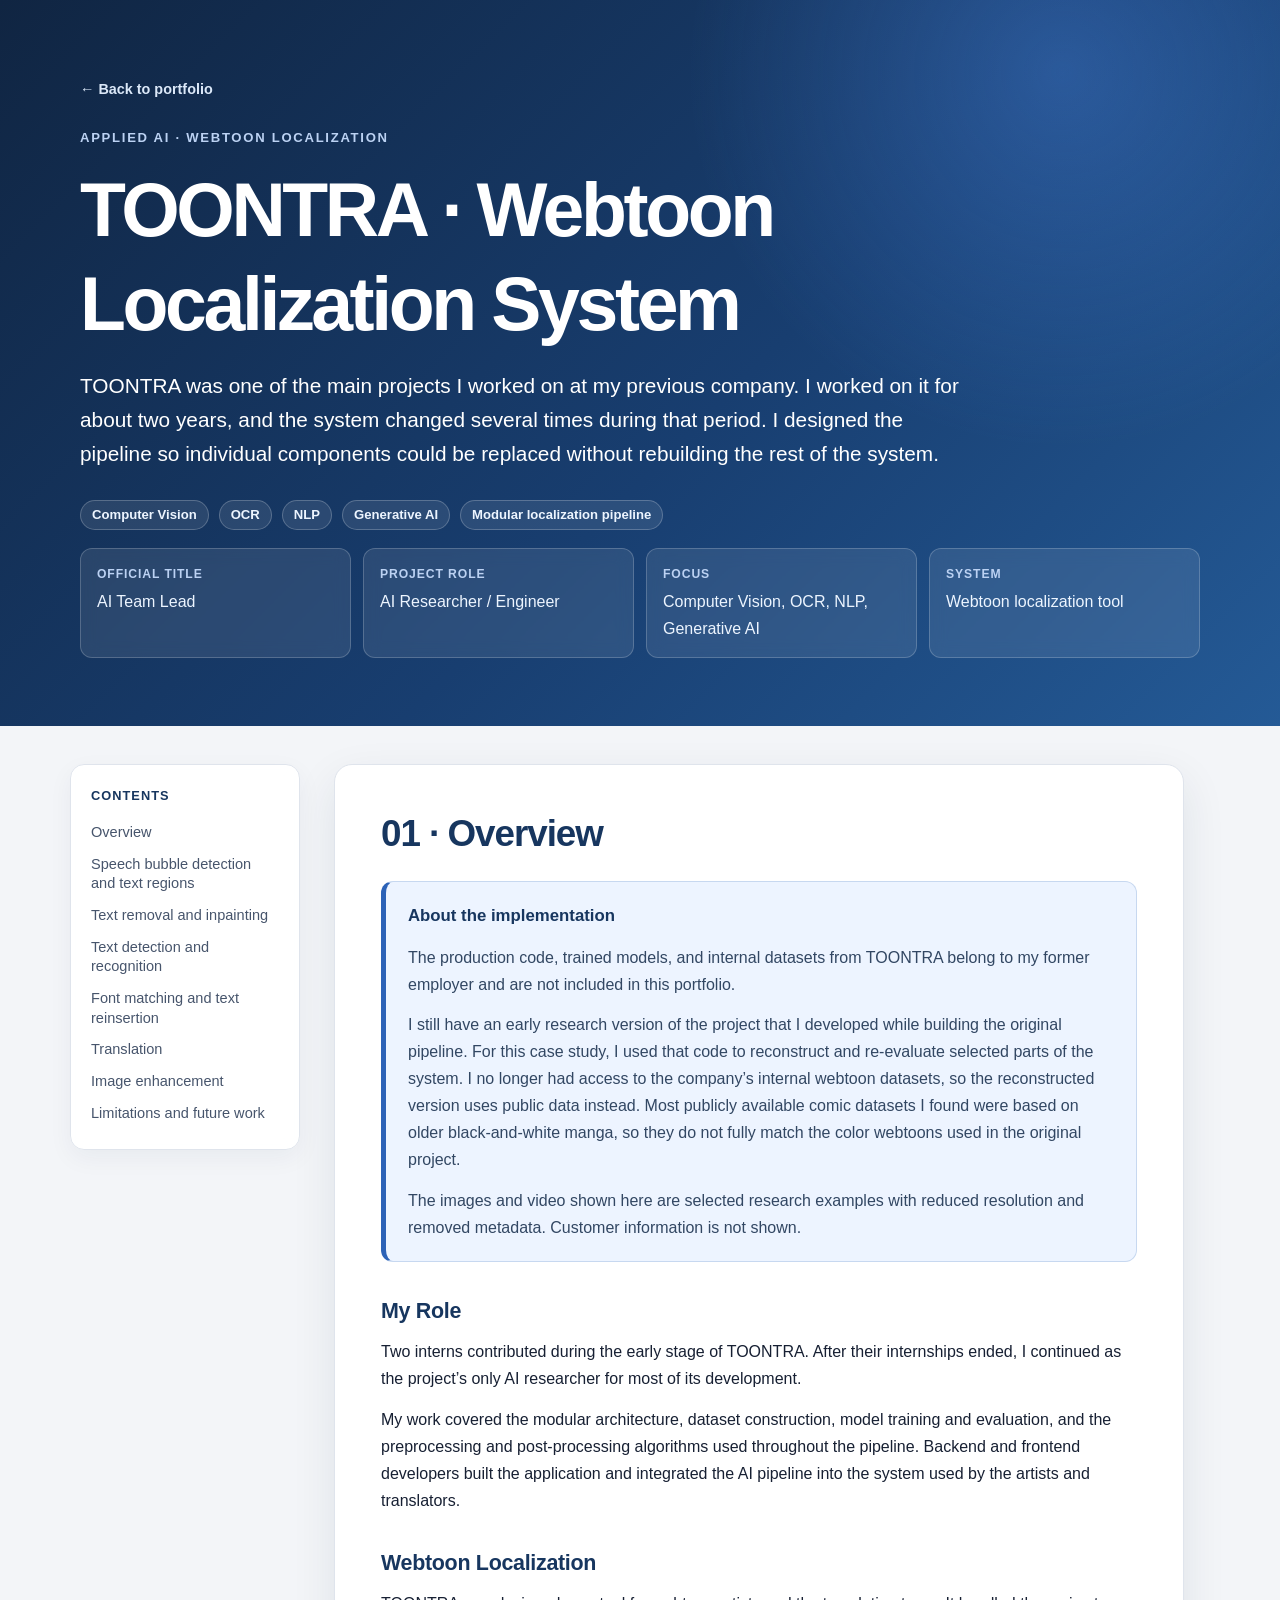
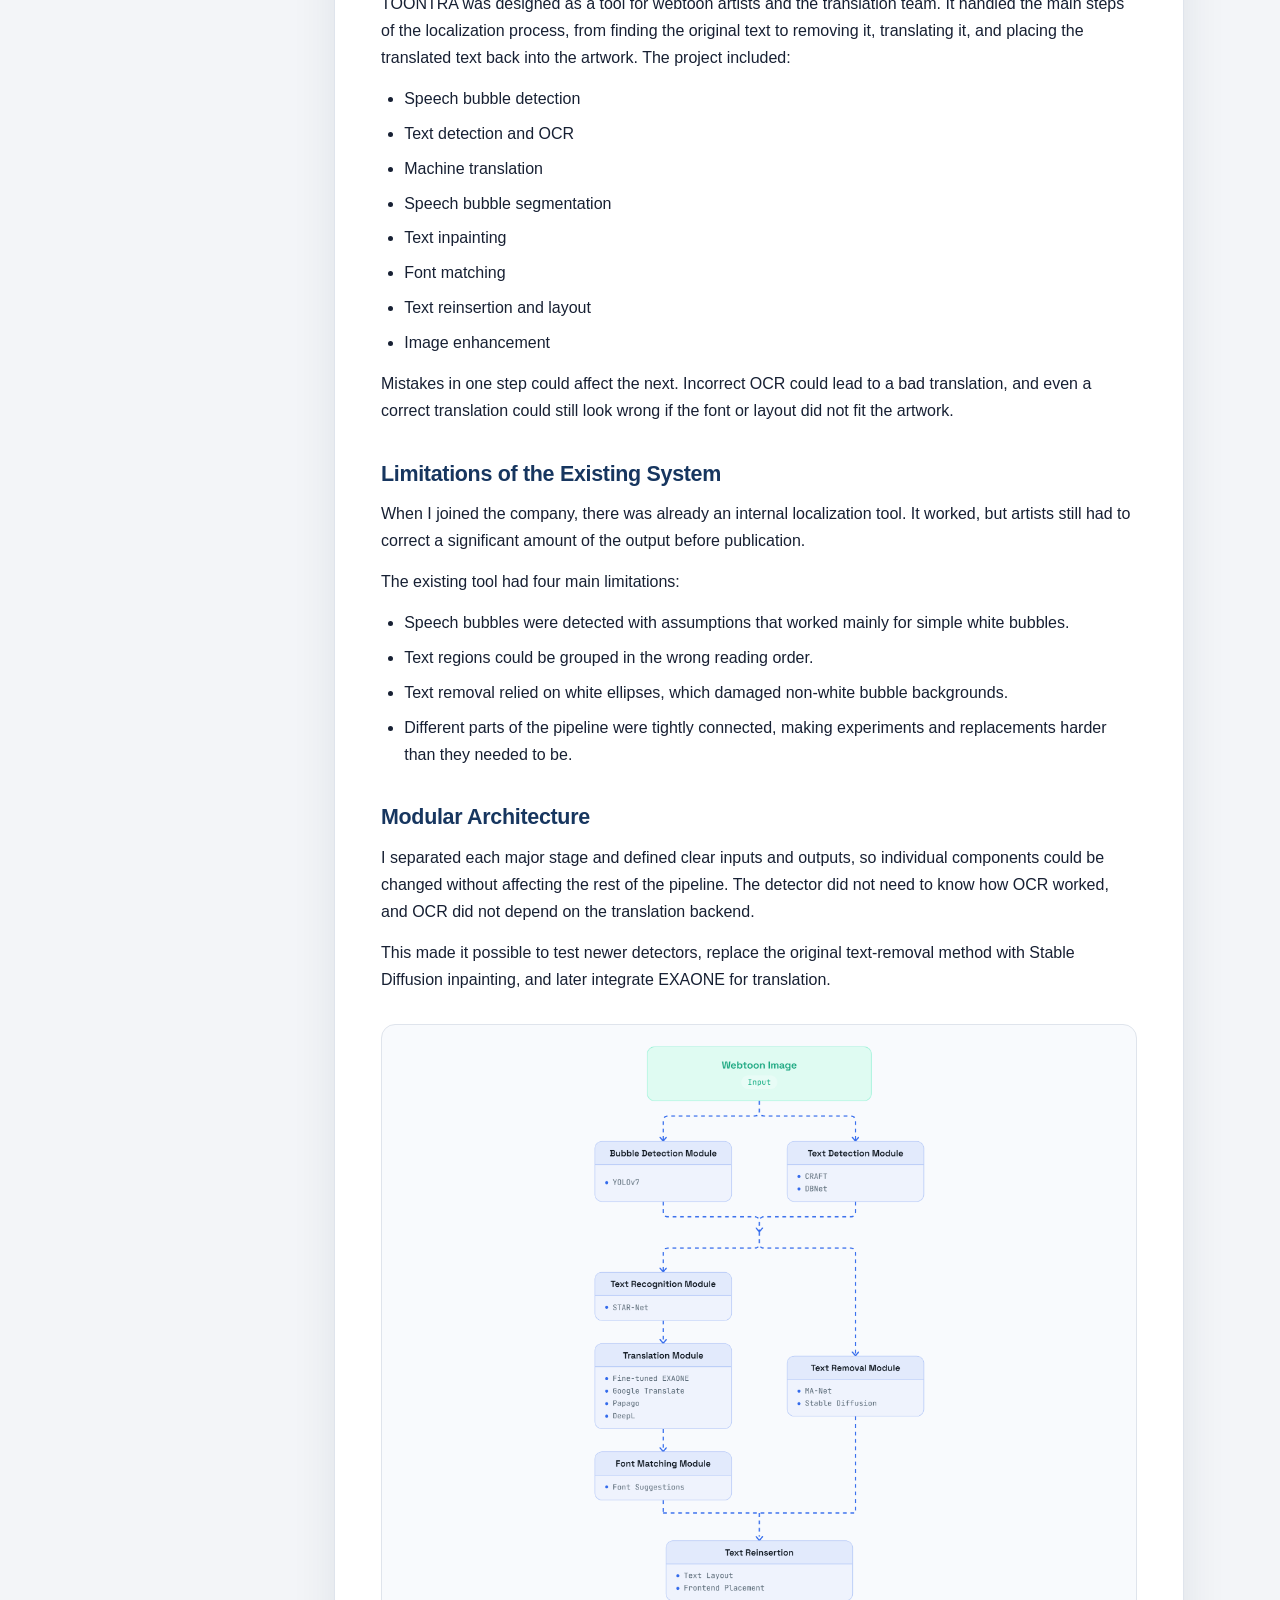
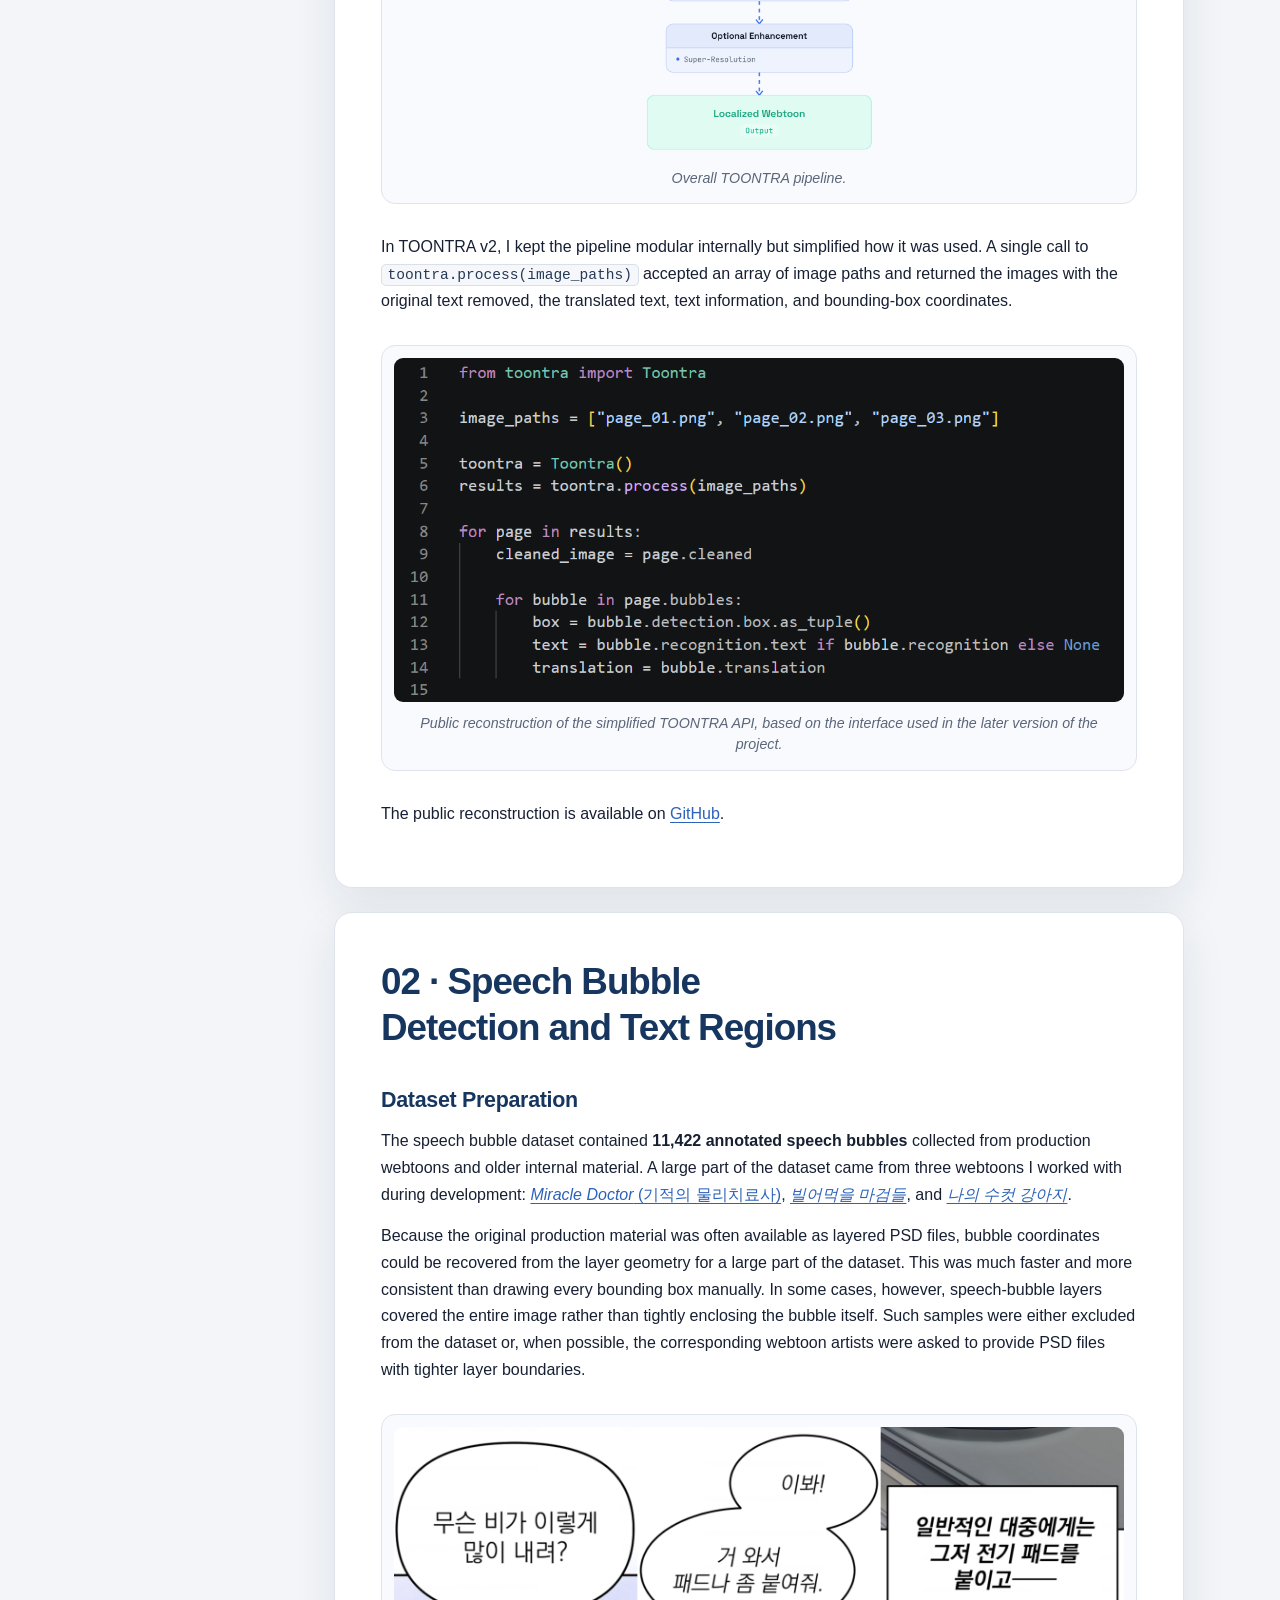
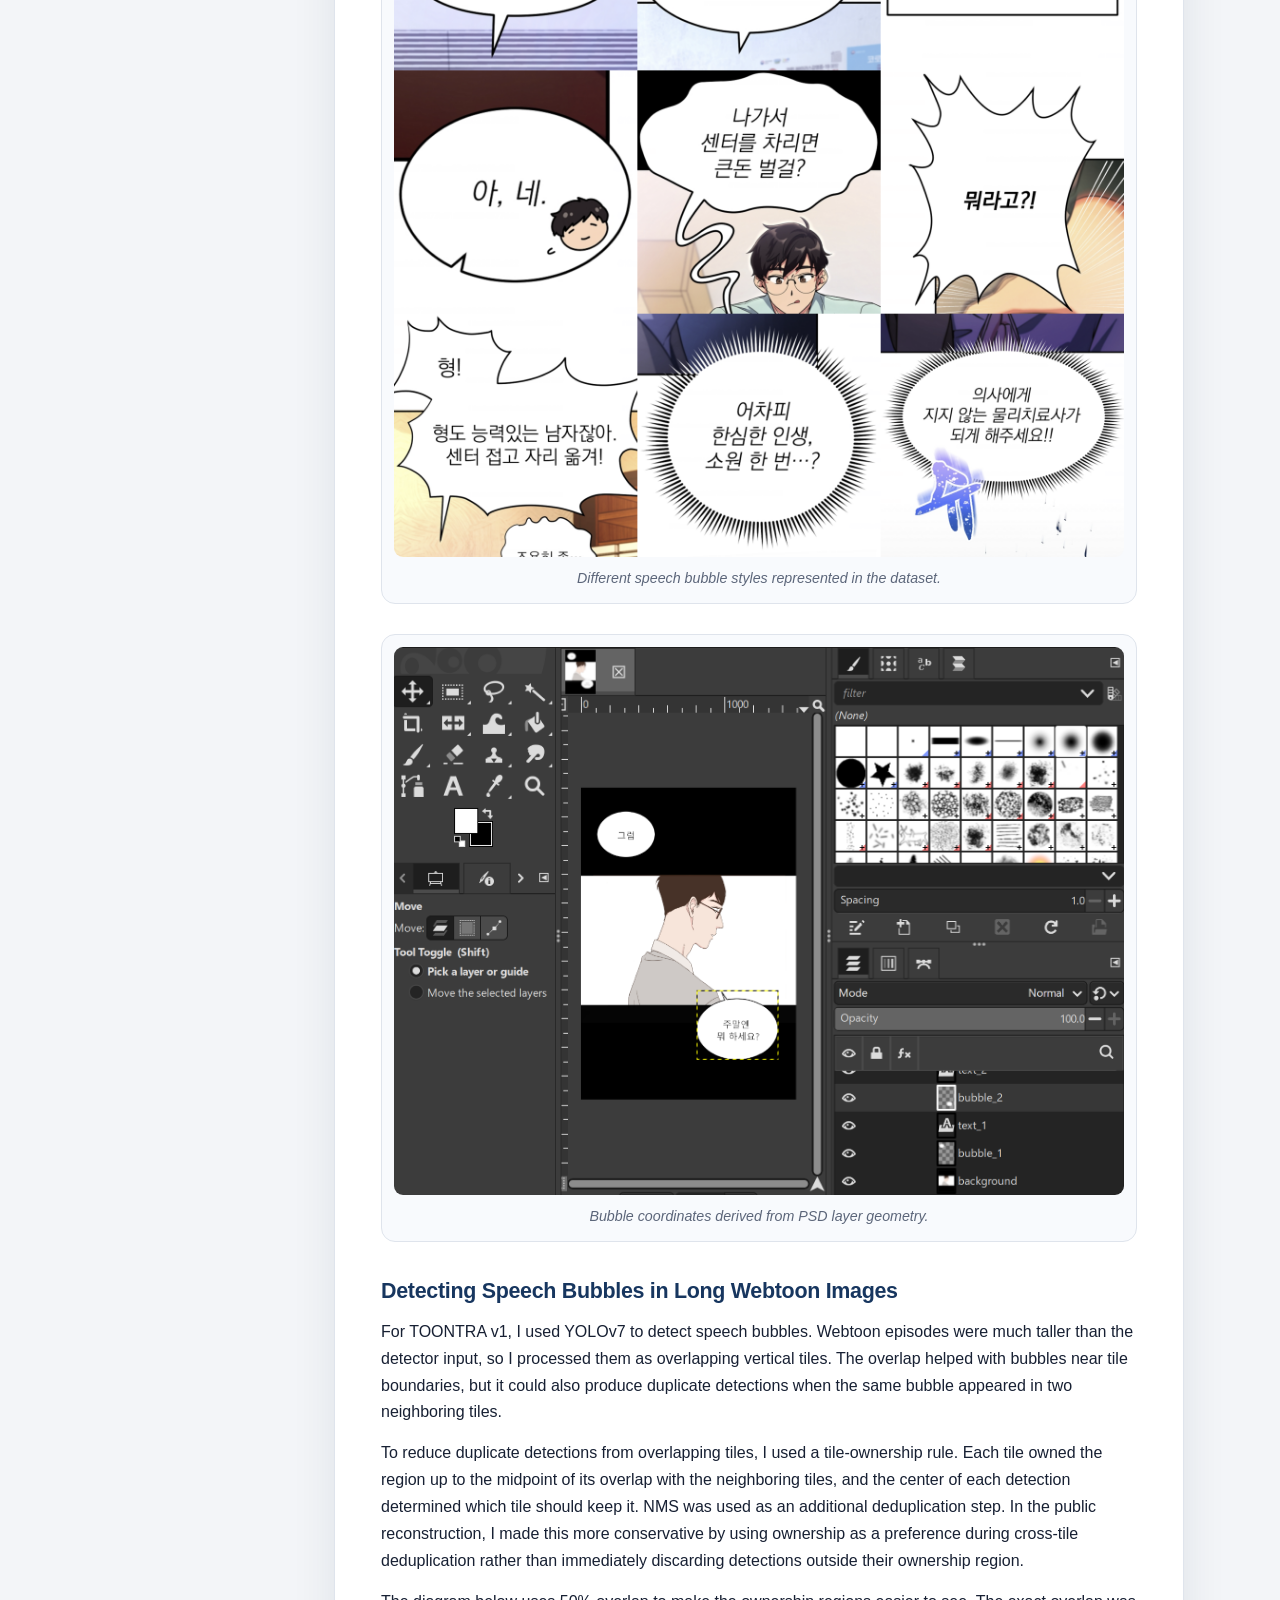
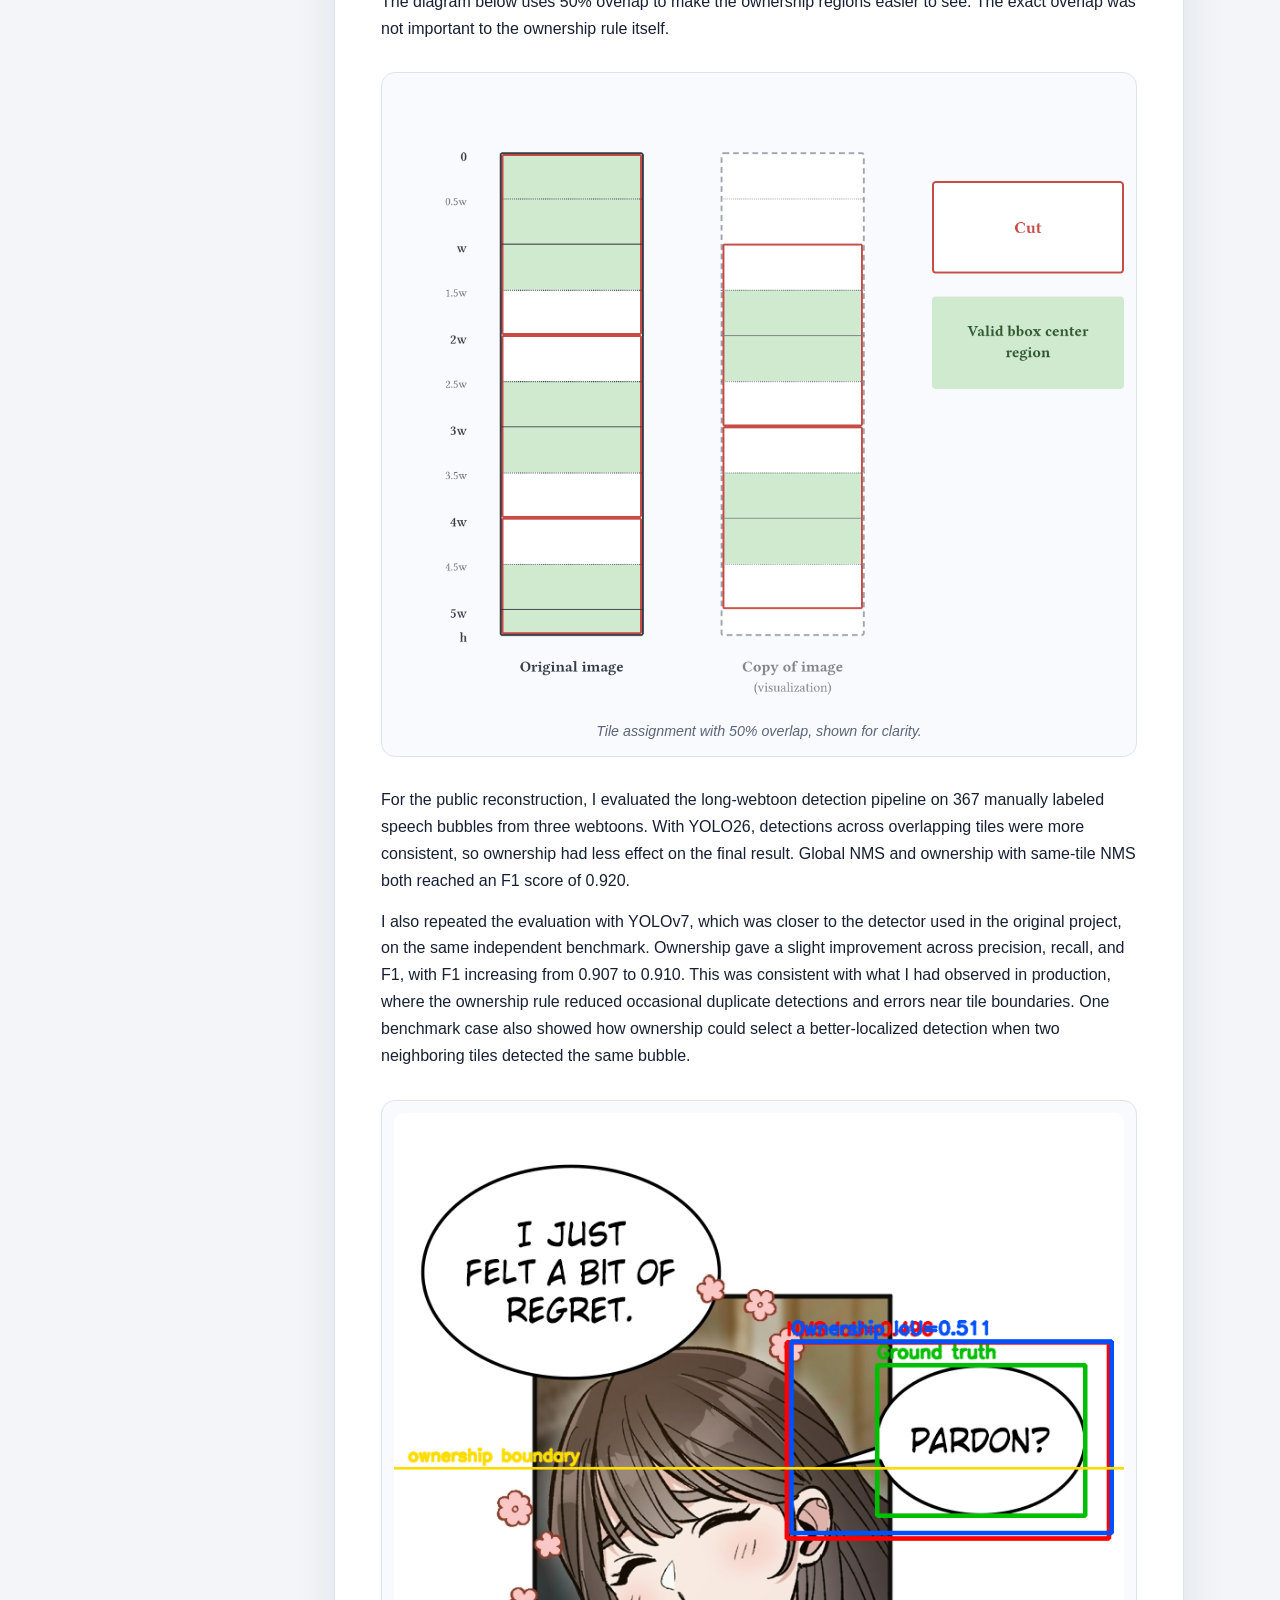
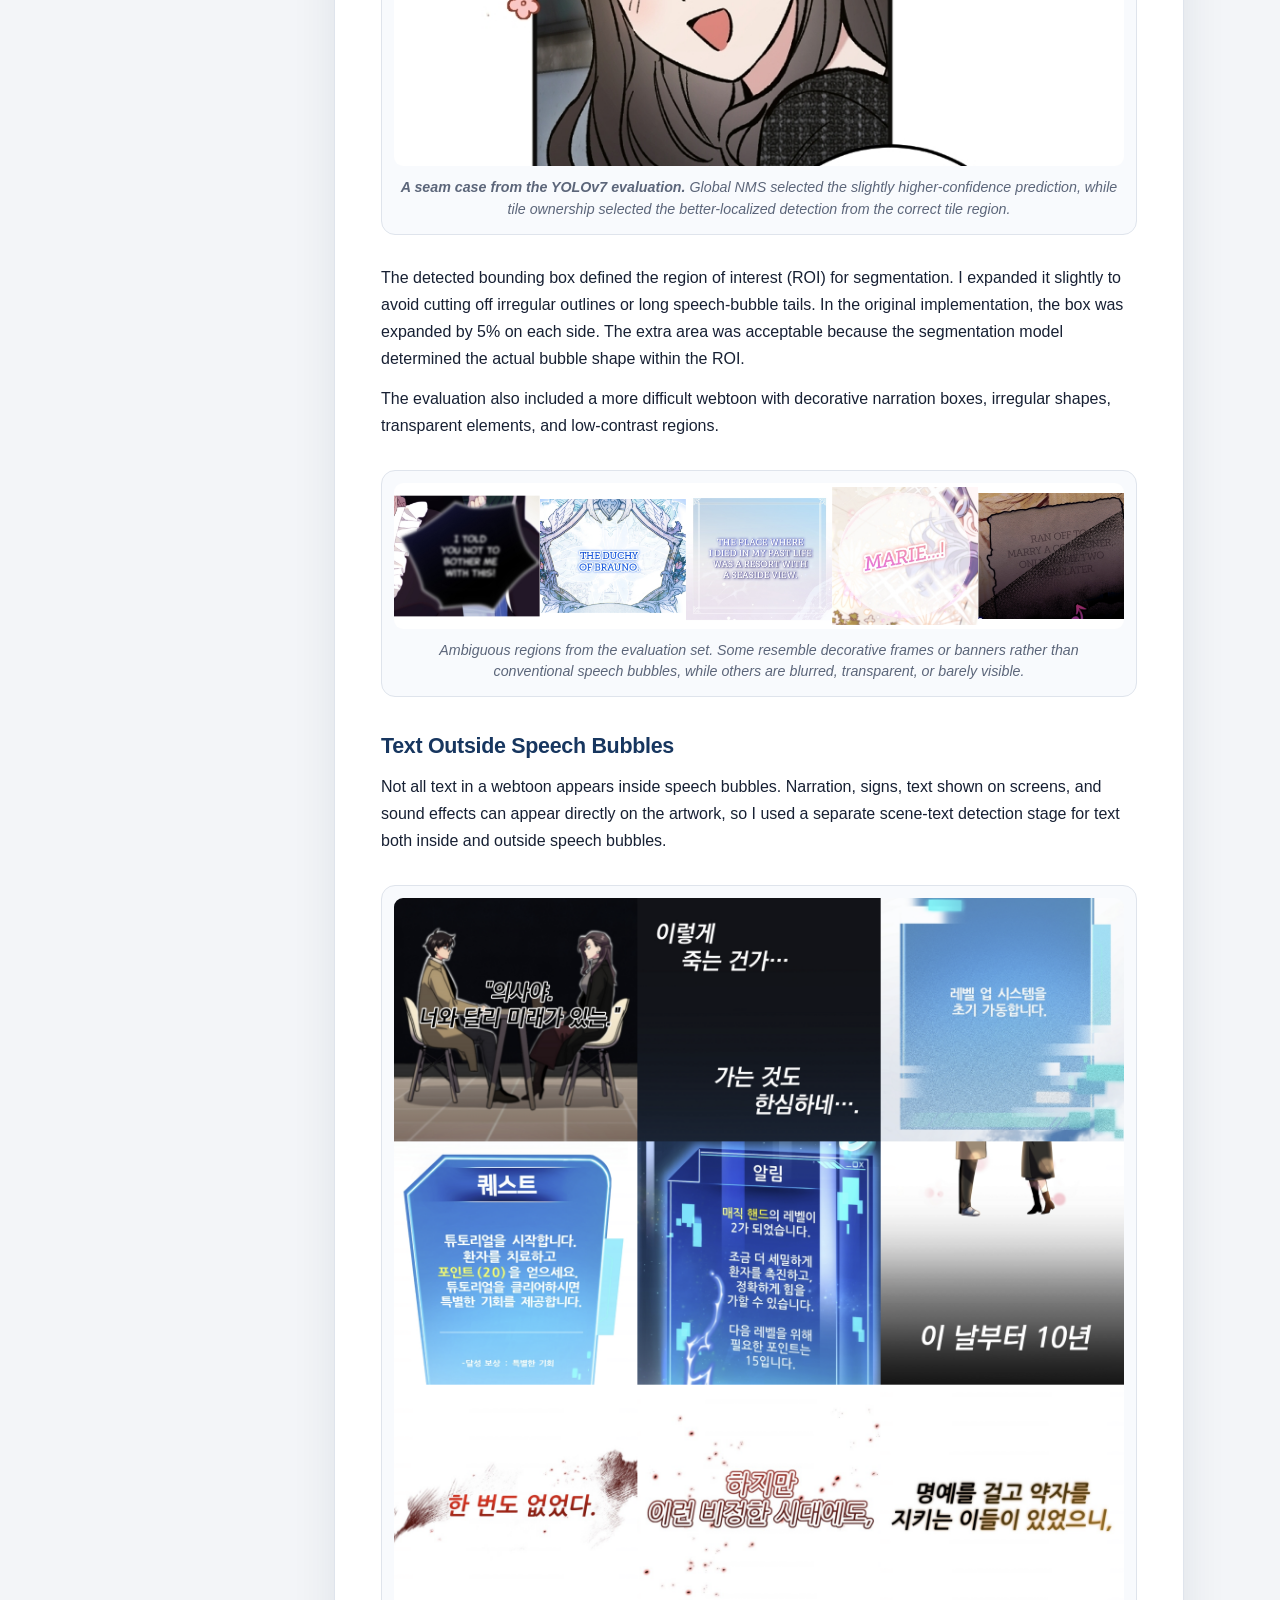
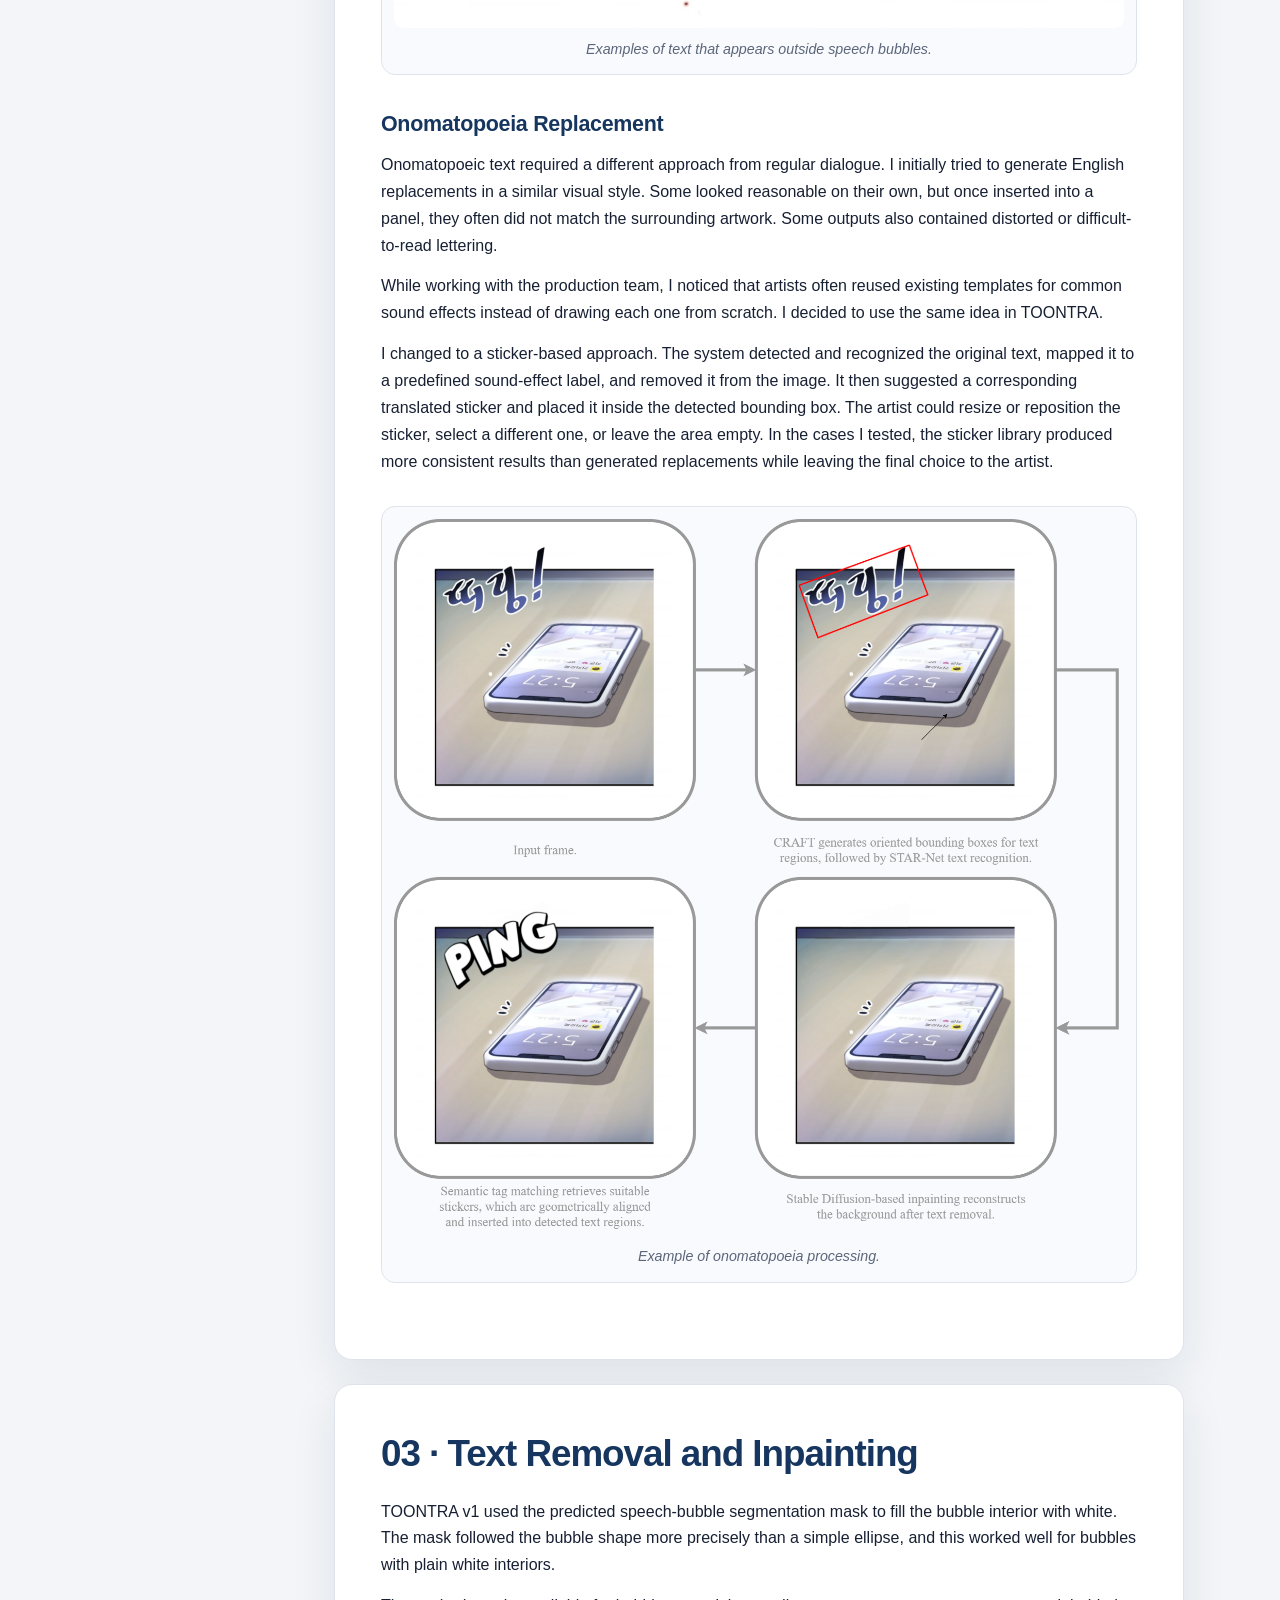
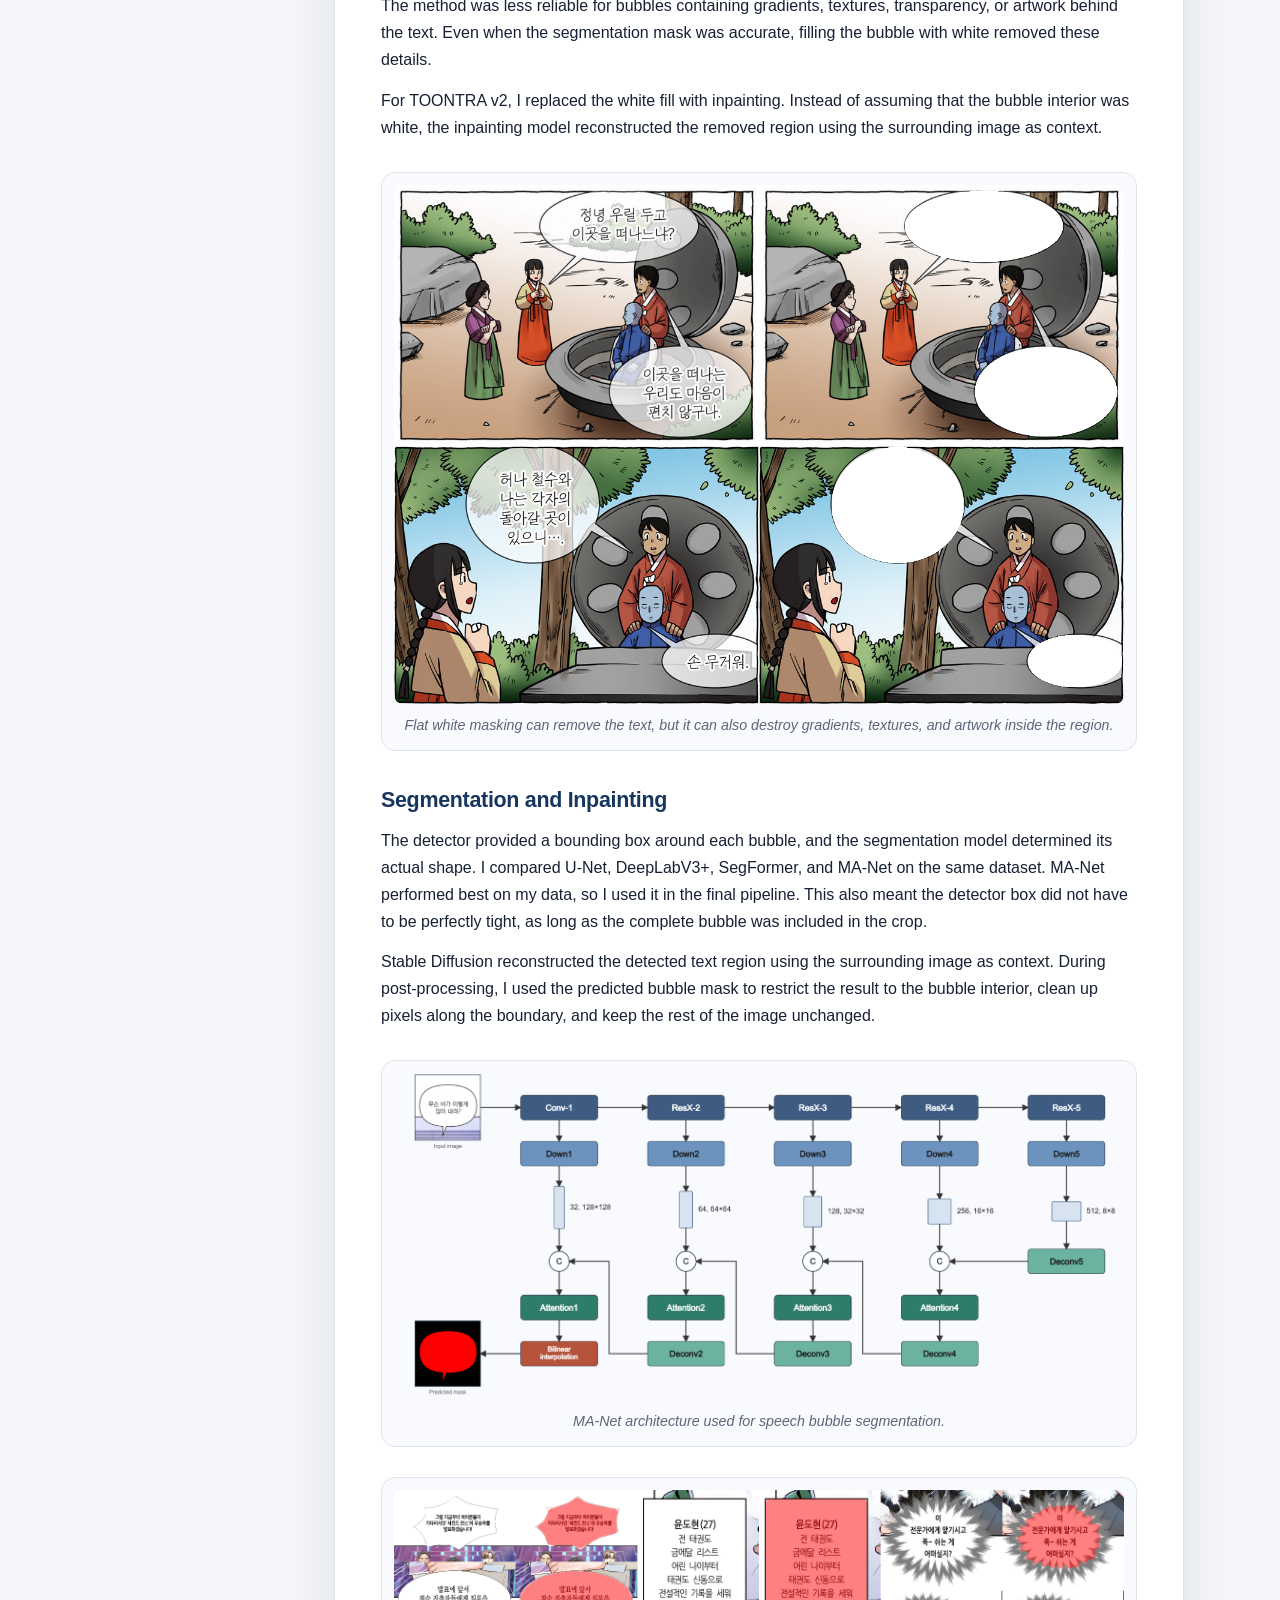
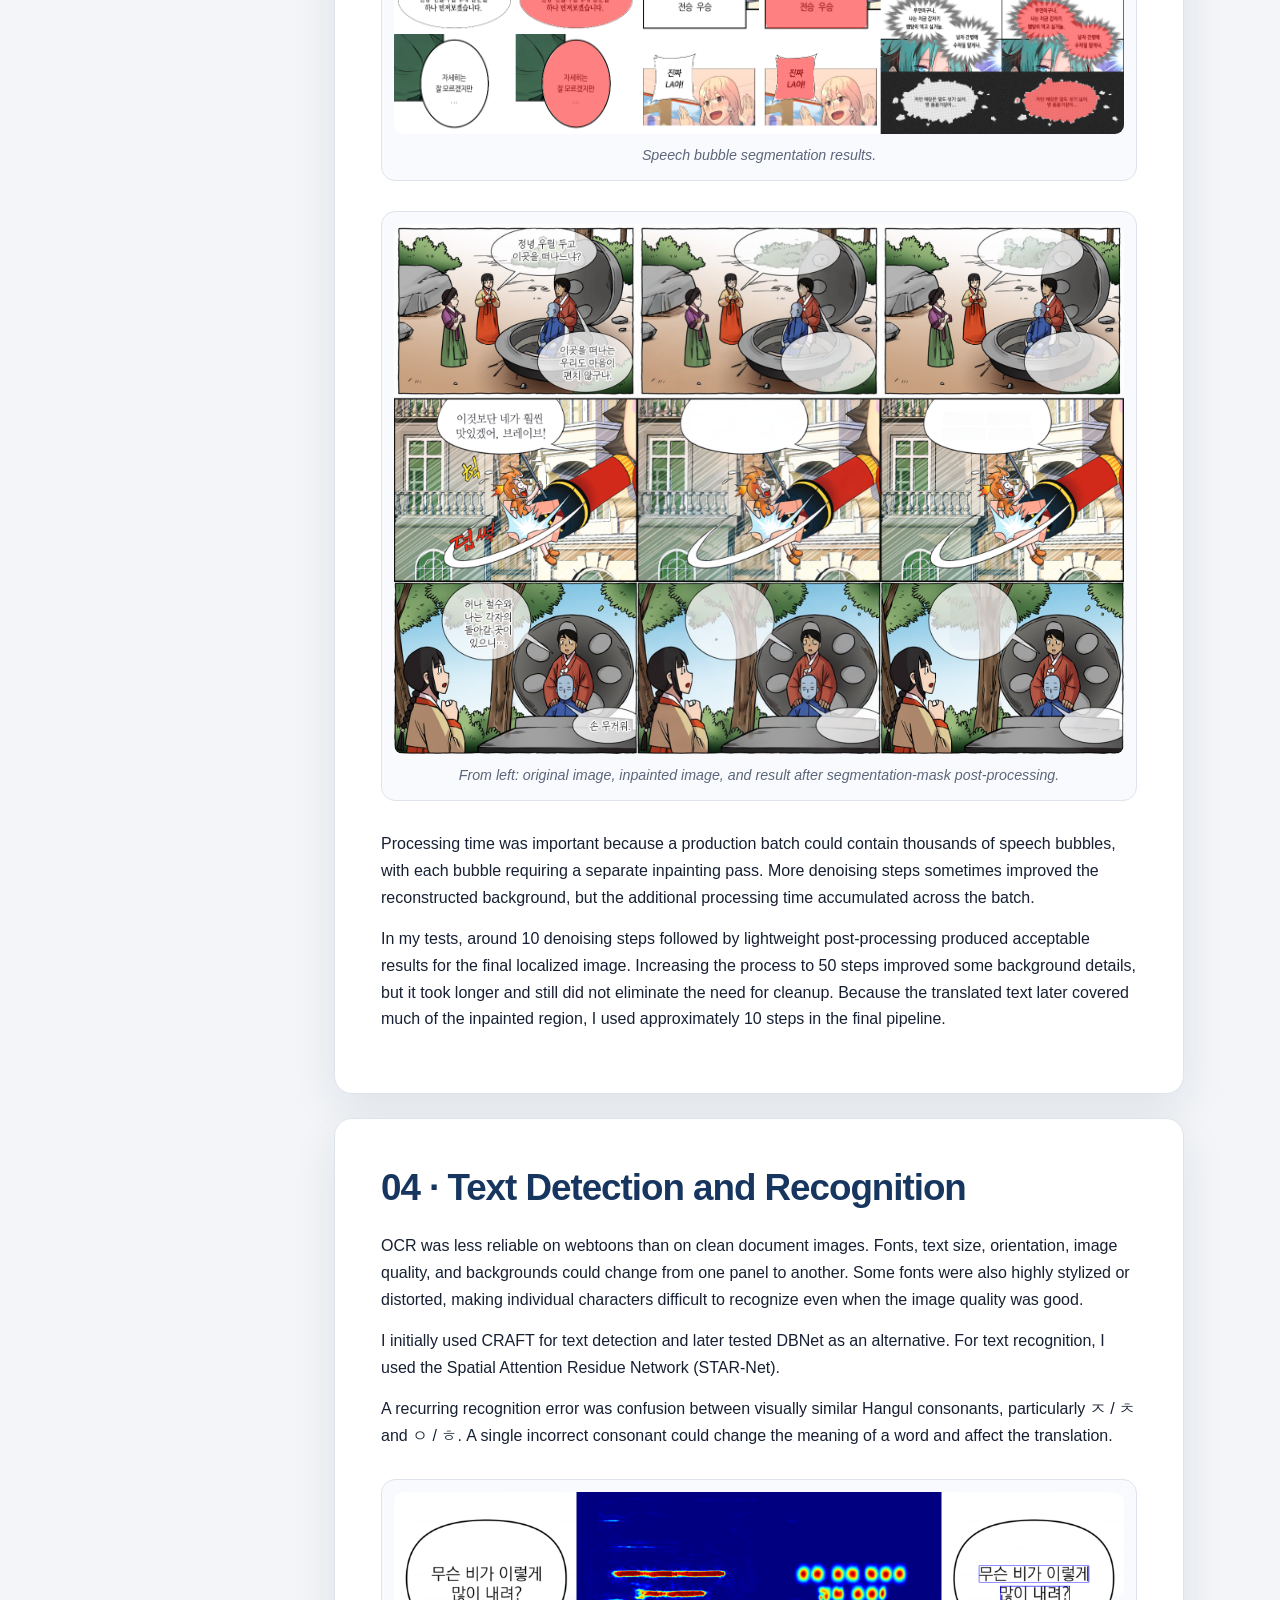
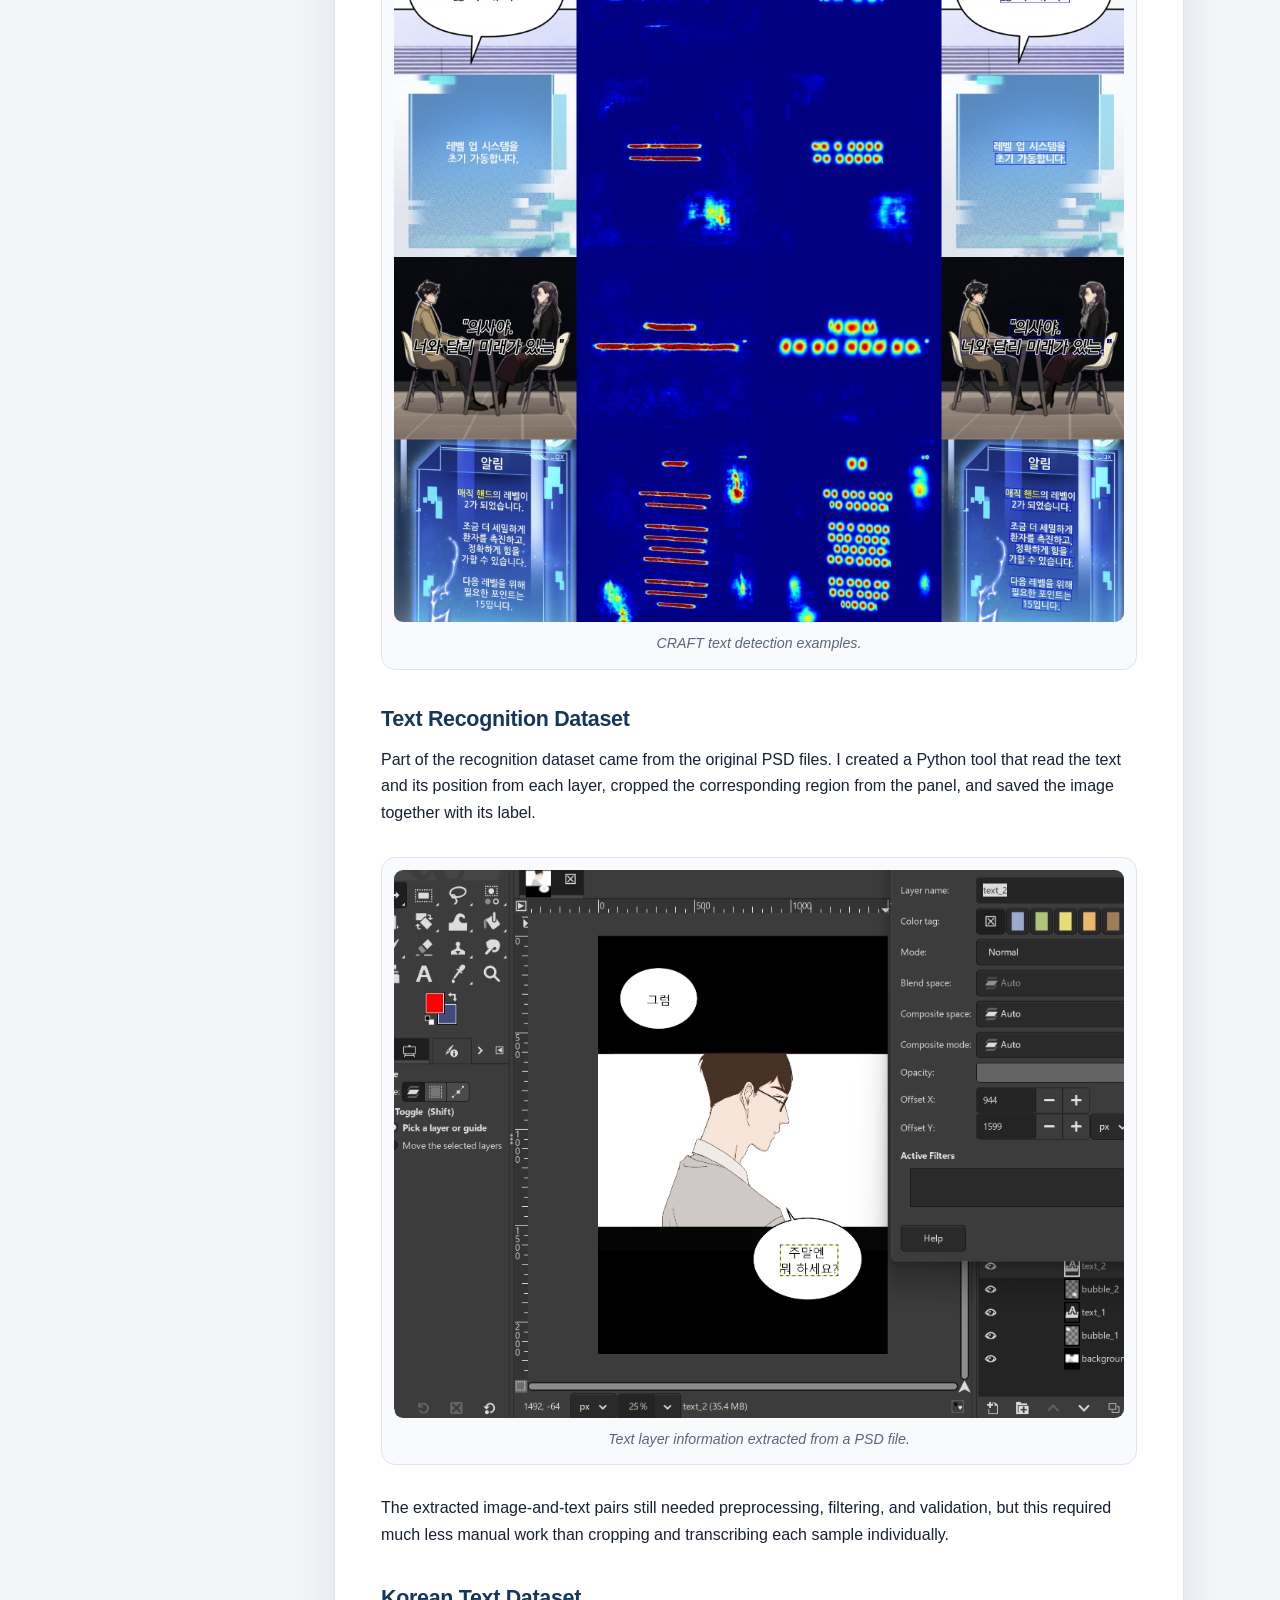
<file: projects/toontra.html>
<!doctype html>
<html lang="en">
<head>
  <meta charset="utf-8">
  <meta name="viewport" content="width=device-width, initial-scale=1">
  <meta name="robots" content="noindex, nofollow, noarchive">
  <title>TOONTRA: Webtoon Localization System</title>
  <link rel="stylesheet" href="../assets/css/toontra.css">
</head>
<body>
  <a class="skip-link" href="#content">Skip to content</a>

  <header class="hero" id="top">
    <div class="hero-inner">
      <a class="portfolio-link" href="../index.html">← Back to portfolio</a>
      <p class="eyebrow">Applied AI · Webtoon Localization</p>
      <h1>TOONTRA · Webtoon Localization System</h1>
      <p class="lede">
        TOONTRA was one of the main projects I worked on at my previous company. I worked on it for about two years, and the system changed several times during that period. I designed the pipeline so individual components could be replaced without rebuilding the rest of the system.
      </p>
      <div class="hero-tags" aria-label="Project focus">
        <span>Computer Vision</span>
        <span>OCR</span>
        <span>NLP</span>
        <span>Generative AI</span>
        <span>Modular localization pipeline</span>
      </div>
      <div class="hero-meta" aria-label="Project details">
        <div><strong>Official Title</strong>AI Team Lead</div>
        <div><strong>Project Role</strong>AI Researcher / Engineer</div>
        <div><strong>Focus</strong>Computer Vision, OCR, NLP, Generative AI</div>
        <div><strong>System</strong>Webtoon localization tool</div>
      </div>
    </div>
  </header>

  <div class="layout">
    <aside class="toc" aria-label="Case study contents">
      <strong>Contents</strong>
      <nav>
        <a href="#overview">Overview</a>
        <a href="#detection">Speech bubble detection and text regions</a>
        <a href="#inpainting">Text removal and inpainting</a>
        <a href="#recognition">Text detection and recognition</a>
        <a href="#font-reinsertion">Font matching and text reinsertion</a>
        <a href="#translation">Translation</a>
        <a href="#enhancement">Image enhancement</a>
        <a href="#limitations">Limitations and future work</a>
      </nav>
    </aside>

    <main id="content">
      <section id="overview">
        <h2>01 · Overview</h2>

        <div class="implementation-note">
          <strong>About the implementation</strong>
          <p>
            The production code, trained models, and internal datasets from TOONTRA belong to my former employer and are not included in this portfolio.
          </p>
          <p>
            I still have an early research version of the project that I developed while building the original pipeline. For this case study, I used that code to reconstruct and re-evaluate selected parts of the system. I no longer had access to the company’s internal webtoon datasets, so the reconstructed version uses public data instead. Most publicly available comic datasets I found were based on older black-and-white manga, so they do not fully match the color webtoons used in the original project.
          </p>
          <p>
            The images and video shown here are selected research examples with reduced resolution and removed metadata. Customer information is not shown.
          </p>
        </div>

        <h3>My Role</h3>

        <p>
          Two interns contributed during the early stage of TOONTRA. After their internships ended, I continued as the project’s only AI researcher for most of its development.
        </p>

        <p>
          My work covered the modular architecture, dataset construction, model training and evaluation, and the preprocessing and post-processing algorithms used throughout the pipeline. Backend and frontend developers built the application and integrated the AI pipeline into the system used by the artists and translators.
        </p>

        <h3>Webtoon Localization</h3>

        <p>
          TOONTRA was designed as a tool for webtoon artists and the translation team. It handled the main steps of the localization process, from finding the original text to removing it, translating it, and placing the translated text back into the artwork. The project included:
        </p>

        <ul>
          <li>Speech bubble detection</li>
          <li>Text detection and OCR</li>
          <li>Machine translation</li>
          <li>Speech bubble segmentation</li>
          <li>Text inpainting</li>
          <li>Font matching</li>
          <li>Text reinsertion and layout</li>
          <li>Image enhancement</li>
        </ul>

        <p>
          Mistakes in one step could affect the next. Incorrect OCR could lead to a bad translation, and even a correct translation could still look wrong if the font or layout did not fit the artwork.
        </p>

        <h3>Limitations of the Existing System</h3>

        <p>
          When I joined the company, there was already an internal localization tool. It worked, but artists still had to correct a significant amount of the output before publication.
        </p>

        <p>
          The existing tool had four main limitations:
        </p>

        <ul>
          <li>Speech bubbles were detected with assumptions that worked mainly for simple white bubbles.</li>
          <li>Text regions could be grouped in the wrong reading order.</li>
          <li>Text removal relied on white ellipses, which damaged non-white bubble backgrounds.</li>
          <li>Different parts of the pipeline were tightly connected, making experiments and replacements harder than they needed to be.</li>
        </ul>

        <h3>Modular Architecture</h3>

        <p>
          I separated each major stage and defined clear inputs and outputs, so individual components could be changed without affecting the rest of the pipeline. The detector did not need to know how OCR worked, and OCR did not depend on the translation backend.
        </p>

        <p>
          This made it possible to test newer detectors, replace the original text-removal method with Stable Diffusion inpainting, and later integrate EXAONE for translation.
        </p>

        <figure class="portrait">
          <img src="../assets/images/toontra/toontra_diagram.png" alt="TOONTRA pipeline diagram: Webtoon image input splits into bubble detection and text detection, followed by OCR, translation, font matching and inpainting, reinsertion, enhancement, and localized output." width="1104" height="2265" loading="lazy" decoding="async">
          <figcaption>Overall TOONTRA pipeline.</figcaption>
        </figure>

        <p>
          In TOONTRA v2, I kept the pipeline modular internally but simplified how it was used.
          A single call to <code>toontra.process(image_paths)</code> accepted an array of image paths
          and returned the images with the original text removed, the translated text, text information,
          and bounding-box coordinates.
        </p>

        <figure>
          <img src="../assets/images/toontra/toontra_library.png" alt="Public reconstruction of the simplified TOONTRA API used in the later version of the project" width="1180" height="642" loading="lazy" decoding="async">
          <figcaption>
            Public reconstruction of the simplified TOONTRA API, based on the interface used in the later version of the project.
          </figcaption>
        </figure>

        <p>
          The public reconstruction is available on
          <a href="https://github.com/vasmks/toontra-portfolio"
            target="_blank"
            rel="noopener noreferrer">GitHub</a>.
        </p>

      </section>

      <section id="detection">
        <h2>02 · Speech Bubble Detection and Text Regions</h2>

        <h3>Dataset Preparation</h3>

        <p>
          The speech bubble dataset contained <strong>11,422 annotated speech bubbles</strong> collected from production webtoons and older internal material. A large part of the dataset came from three webtoons I worked with during development:
          <a href="https://page.kakao.com/content/61959401/" target="_blank" rel="noopener noreferrer"><i>Miracle Doctor</i> (기적의 물리치료사)</a>,
          <a href="https://page.kakao.com/content/63025860/" target="_blank" rel="noopener noreferrer"><i>빌어먹을 마검들</i></a>,
          and
          <a href="https://page.kakao.com/content/62757644/" target="_blank" rel="noopener noreferrer"><i>나의 수컷 강아지</i></a>.
        </p>

        <p>
          Because the original production material was often available as layered PSD files, bubble coordinates could be recovered from the layer geometry for a large part of the dataset. This was much faster and more consistent than drawing every bounding box manually. In some cases, however, speech-bubble layers covered the entire image rather than tightly enclosing the bubble itself. Such samples were either excluded from the dataset or, when possible, the corresponding webtoon artists were asked to provide PSD files with tighter layer boundaries.
        </p>

        <figure>
          <img src="../assets/images/toontra/speech_bubble_types.png" alt="Examples of speech bubble diversity in the training dataset" width="1536" height="1536" loading="lazy" decoding="async">
          <figcaption>Different speech bubble styles represented in the dataset.</figcaption>
        </figure>

        <figure>
          <img src="../assets/images/toontra/speech_bubble_coordinates.png" alt="Speech bubble bounding box coordinates extracted from PSD layer data" width="1578" height="1183" loading="lazy" decoding="async">
          <figcaption>Bubble coordinates derived from PSD layer geometry.</figcaption>
        </figure>

        <h3>Detecting Speech Bubbles in Long Webtoon Images</h3>

        <p>
          For TOONTRA v1, I used YOLOv7 to detect speech bubbles. Webtoon episodes were much taller than the detector input, so I processed them as overlapping vertical tiles. The overlap helped with bubbles near tile boundaries, but it could also produce duplicate detections when the same bubble appeared in two neighboring tiles.
        </p>
        
        <p>
          To reduce duplicate detections from overlapping tiles, I used a tile-ownership rule. Each tile owned the region up to the midpoint of its overlap with the neighboring tiles, and the center of each detection determined which tile should keep it. NMS was used as an additional deduplication step. In the public reconstruction, I made this more conservative by using ownership as a preference during cross-tile deduplication rather than immediately discarding detections outside their ownership region.
        </p>
        
        <p>
          The diagram below uses 50% overlap to make the ownership regions easier to see. The exact overlap was not important to the ownership rule itself.
        </p>
        
        <figure>
          <img
            src="../assets/images/toontra/tile_assignment_diagram.png"
            alt="Diagram showing tile ownership regions across overlapping vertical webtoon tiles"
            width="2280"
            height="1950"
            loading="lazy"
            decoding="async"
          >
          <figcaption>
            Tile assignment with 50% overlap, shown for clarity.
          </figcaption>
        </figure>
        
        <p>
          For the public reconstruction, I evaluated the long-webtoon detection pipeline on 367 manually labeled speech bubbles from three webtoons. With YOLO26, detections across overlapping tiles were more consistent, so ownership had less effect on the final result. Global NMS and ownership with same-tile NMS both reached an F1 score of 0.920.
        </p>
        
        <p>
          I also repeated the evaluation with YOLOv7, which was closer to the detector used in the original project, on the same independent benchmark. Ownership gave a slight improvement across precision, recall, and F1, with F1 increasing from 0.907 to 0.910. This was consistent with what I had observed in production, where the ownership rule reduced occasional duplicate detections and errors near tile boundaries. One benchmark case also showed how ownership could select a better-localized detection when two neighboring tiles detected the same bubble.
        </p>
        
        <figure>
          <img
            src="../assets/images/toontra/ownership_vs_nms.png"
            alt="YOLOv7 seam case comparing global NMS and tile ownership for a speech bubble near an overlapping tile boundary"
            width="800"
            height="716"
            loading="lazy"
            decoding="async"
          >
          <figcaption>
            <strong>A seam case from the YOLOv7 evaluation.</strong>
            Global NMS selected the slightly higher-confidence prediction, while tile ownership selected the better-localized detection from the correct tile region.
          </figcaption>
        </figure>
        
        <p>
          The detected bounding box defined the region of interest (ROI) for segmentation. I expanded it slightly to avoid cutting off irregular outlines or long speech-bubble tails. In the original implementation, the box was expanded by 5% on each side. The extra area was acceptable because the segmentation model determined the actual bubble shape within the ROI.
        </p>
        
        <p>
          The evaluation also included a more difficult webtoon with decorative narration boxes, irregular shapes, transparent elements, and low-contrast regions.
        </p>
        
        <figure>
          <img
            src="../assets/images/toontra/ambiguous_speech_bubbles.png"
            alt="Ambiguous webtoon text regions including blurred, transparent, decorative, frame-like, and banner-like examples"
            width="2048"
            height="408"
            loading="lazy"
            decoding="async"
          >
          <figcaption>
            Ambiguous regions from the evaluation set. Some resemble decorative frames or banners rather than conventional speech bubbles, while others are blurred, transparent, or barely visible.
          </figcaption>
        </figure>

        <h3>Text Outside Speech Bubbles</h3>

        <p>
          Not all text in a webtoon appears inside speech bubbles. Narration, signs, text shown on screens, and sound effects can appear directly on the artwork, so I used a separate scene-text detection stage for text both inside and outside speech bubbles.
        </p>

        <figure>
          <img src="../assets/images/toontra/no_speech_bubble_text.png" alt="Examples of text outside speech bubbles" width="1536" height="1536" loading="lazy" decoding="async">
          <figcaption>Examples of text that appears outside speech bubbles.</figcaption>
        </figure>

        <h3>Onomatopoeia Replacement</h3>

        <p>
          Onomatopoeic text required a different approach from regular dialogue. I initially tried to generate English replacements in a similar visual style. Some looked reasonable on their own, but once inserted into a panel, they often did not match the surrounding artwork. Some outputs also contained distorted or difficult-to-read lettering.
        </p>

        <p>
          While working with the production team, I noticed that artists often reused existing templates for common sound effects instead of drawing each one from scratch. I decided to use the same idea in TOONTRA.
        </p>

        <p>
          I changed to a sticker-based approach. The system detected and recognized the original text, mapped it to a predefined sound-effect label, and removed it from the image. It then suggested a corresponding translated sticker and placed it inside the detected bounding box. The artist could resize or reposition the sticker, select a different one, or leave the area empty. In the cases I tested, the sticker library produced more consistent results than generated replacements while leaving the final choice to the artist.
        </p>

        <figure>
          <img src="../assets/images/toontra/onomatopoeia_example.png" alt="Example of onomatopoeia replacement" width="1416" height="1390" loading="lazy" decoding="async">
          <figcaption>Example of onomatopoeia processing.</figcaption>
        </figure>
      </section>

      <section id="inpainting">
        <h2>03 · Text Removal and Inpainting</h2>

        <p>
          TOONTRA v1 used the predicted speech-bubble segmentation mask to fill the bubble interior with white. The mask followed the bubble shape more precisely than a simple ellipse, and this worked well for bubbles with plain white interiors.
        </p>

        <p>
          The method was less reliable for bubbles containing gradients, textures, transparency, or artwork behind the text. Even when the segmentation mask was accurate, filling the bubble with white removed these details.
        </p>

        <p>
          For TOONTRA v2, I replaced the white fill with inpainting. Instead of assuming that the bubble interior was white, the inpainting model reconstructed the removed region using the surrounding image as context.
        </p>

        <figure>
          <img src="../assets/images/toontra/failed_ellipse_whiteout_examples.png" alt="Examples of failed ellipse whiteout masking" width="1216" height="865" loading="lazy" decoding="async">
          <figcaption>Flat white masking can remove the text, but it can also destroy gradients, textures, and artwork inside the region.</figcaption>
        </figure>

        <h3>Segmentation and Inpainting</h3>

        <p>
          The detector provided a bounding box around each bubble, and the segmentation model determined its actual shape. I compared U-Net, DeepLabV3+, SegFormer, and MA-Net on the same dataset. MA-Net performed best on my data, so I used it in the final pipeline. This also meant the detector box did not have to be perfectly tight, as long as the complete bubble was included in the crop.
        </p>

        <p>
          Stable Diffusion reconstructed the detected text region using the surrounding image as context. During post-processing, I used the predicted bubble mask to restrict the result to the bubble interior, clean up pixels along the boundary, and keep the rest of the image unchanged.
        </p>

        <figure>
          <img src="../assets/images/toontra/manet_architecture.png" alt="MA-Net architecture" width="3075" height="1377" loading="lazy" decoding="async">
          <figcaption>MA-Net architecture used for speech bubble segmentation.</figcaption>
        </figure>

        <figure>
          <img src="../assets/images/toontra/bubble_segmentation_example.png" alt="Speech bubble segmentation results" width="1536" height="512" loading="lazy" decoding="async">
          <figcaption>Speech bubble segmentation results.</figcaption>
        </figure>

        <figure>
          <img src="../assets/images/toontra/text_erase_examples.png" alt="Original image, Stable Diffusion text inpainting, and segmentation-guided result" width="1824" height="1324" loading="lazy" decoding="async">
          <figcaption>From left: original image, inpainted image, and result after segmentation-mask post-processing.</figcaption>
        </figure>

        <p>
          Processing time was important because a production batch could contain thousands of speech bubbles, with each bubble requiring a separate inpainting pass. More denoising steps sometimes improved the reconstructed background, but the additional processing time accumulated across the batch.
        </p>

        <p>
          In my tests, around 10 denoising steps followed by lightweight post-processing produced acceptable results for the final localized image. Increasing the process to 50 steps improved some background details, but it took longer and still did not eliminate the need for cleanup. Because the translated text later covered much of the inpainted region, I used approximately 10 steps in the final pipeline.
        </p>
      </section>

      <section id="recognition">
        <h2>04 · Text Detection and Recognition</h2>

        <p>
          OCR was less reliable on webtoons than on clean document images. Fonts, text size, orientation, image quality, and backgrounds could change from one panel to another. Some fonts were also highly stylized or distorted, making individual characters difficult to recognize even when the image quality was good.
        </p>

        <p>
          I initially used CRAFT for text detection and later tested DBNet as an alternative. For text recognition, I used the Spatial Attention Residue Network (STAR-Net).
        </p>

        <p>
          A recurring recognition error was confusion between visually similar Hangul consonants, particularly ㅈ / ㅊ and ㅇ / ㅎ. A single incorrect consonant could change the meaning of a word and affect the translation.
        </p>

        <figure>
          <img src="../assets/images/toontra/craft_examples.png" alt="CRAFT text detection examples on webtoon speech bubbles" width="2048" height="2048" loading="lazy" decoding="async">
          <figcaption>CRAFT text detection examples.</figcaption>
        </figure>

        <h3>Text Recognition Dataset</h3>

        <p>
          Part of the recognition dataset came from the original PSD files. I created a Python tool that read the text and its position from each layer, cropped the corresponding region from the panel, and saved the image together with its label.
        </p>

        <figure>
          <img src="../assets/images/toontra/sample_text_psd.png" alt="Sample text layer extracted from a PSD file" width="1895" height="1421" loading="lazy" decoding="async">
          <figcaption>Text layer information extracted from a PSD file.</figcaption>
        </figure>

        <p>
          The extracted image-and-text pairs still needed preprocessing, filtering, and validation, but this required much less manual work than cropping and transcribing each sample individually.
        </p>

        <h3>Korean Text Dataset</h3>

        <p>
          The first synthetic dataset covered all <strong>11,172</strong> modern Hangul syllables. Although this provided complete character coverage, it gave common and extremely rare syllables the same weight. In real Korean text, syllables such as <strong>꺩, 꺪, 꺫, 꺬, 꺭, ...</strong> are almost never used.
        </p>

        <p>
          For the second version, I collected <strong>2,350</strong> Korean sentences from several sources and used them to generate the training samples. This made common syllables appear more frequently and brought the dataset closer to the distribution of real Korean text.
        </p>

        <p>
          I also kept synthetic samples covering the full Hangul set, so rare syllables and those missing from the collected sentences were still represented in the training data.
        </p>

        <h3>Synthetic and Real Data</h3>

        <p>
          I built a synthetic text generator using 78 Korean fonts, with variations in font style, color, orientation, distortion, background, and noise. This allowed me to generate labeled training samples without manual annotation.
        </p>

        <figure>
          <img src="../assets/images/toontra/synthetic_examples.png" alt="Synthetic OCR dataset samples" width="1024" height="512" loading="lazy" decoding="async">
          <figcaption>Synthetic OCR dataset samples.</figcaption>
        </figure>

        <p>
          However, models trained only on synthetic data performed worse on actual webtoon images. I therefore added the samples extracted from PSD files to the training set. These samples helped the model adapt to the fonts, backgrounds, and image quality found in real webtoons.
        </p>
      </section>

      <section id="font-reinsertion">
        <h2>05 · Font Matching and Text Reinsertion</h2>

        <h3>Font Matching</h3>

        <p>
          Font choice affected how well the inserted text matched the original artwork. When the replacement font was very different from the original, the text looked out of place even when the translation was correct.
        </p>

        <p>
          I initially treated this as an exact font-classification problem and trained a model to identify the original Korean font. The results were not reliable enough for production. Many fonts shared similar character shapes, and the differences between them often disappeared after compression, resizing, and anti-aliasing.
        </p>

        <figure>
          <img src="../assets/images/toontra/font_confusion_matrix.png" alt="Confusion matrix for exact Korean font classification" width="1450" height="1000" loading="lazy" decoding="async">
          <figcaption>Confusion matrix for exact Korean font classification.</figcaption>
        </figure>

        <p>
          I therefore changed the task from identifying the exact font to classifying it into one of three general styles:
        </p>

        <ul>
          <li><strong>Typing fonts</strong>: commonly used printed fonts.</li>
          <li><strong>Handwritten fonts</strong>: fonts designed to resemble handwriting.</li>
          <li><strong>Decorative fonts</strong>: more stylized fonts with distinctive shapes.</li>
        </ul>

        <p>
          I retrained the classifier using these broader labels. Based on the predicted style, TOONTRA showed the artist several suitable fonts from the same group. The artist then selected the final font directly in the editor.
        </p>

        <h3>Text Reinsertion and Layout</h3>

        <p>
          The translated text also had to fit inside the available speech-bubble region. My first implementation handled this in Python. Given the text and target region, the algorithm tested different line breaks without splitting words, then adjusted the font size until the calculated layout fit.
        </p>

        <p>
          The method worked well for most text regions, but it required testing many combinations of line breaks and font sizes. This became slow when processing a complete webtoon episode.
        </p>

        <p>
          The frontend already had text-fitting logic for its speech-bubble components, so I moved the final layout step there. TOONTRA passed the translated text, selected font, and target region to the frontend, which determined the line breaks and font size. This removed the need to maintain separate layout implementations and made the calculated result consistent with what the artist saw in the editor.
        </p>
      </section>

      <section id="translation">
        <h2>06 · Translation</h2>

        <p>
          The first version of TOONTRA used Google Translate and Papago. For TOONTRA v2, I integrated EXAONE, which allowed us to adapt the translation model using the company’s internal localization data instead of relying entirely on external translation APIs.
        </p>

        <p>
          Webtoon dialogue often depends on the surrounding conversation. Individual lines may be incomplete, and short expressions can change meaning depending on the speaker and situation. Instead of sending each speech bubble separately, I grouped consecutive dialogue lines from the same scene and translated them together.
        </p>

        <h3>Fine-Tuning EXAONE for Webtoon Translation</h3>

        <p>
          The fine-tuning data came from webtoons previously localized by the company’s professional translators. I aligned the original dialogue with the final translated text, so the training data reflected translations that had already been reviewed and used in production.
        </p>

        <p>
          I used LoRA for fine-tuning instead of full fine-tuning. It required much less GPU memory while still allowing the model to adapt to the translation style in the training data.
        </p>

        <figure>
          <img src="../assets/images/toontra/toontra_demo.png" alt="TOONTRA translation examples" width="2180" height="1682" loading="lazy" decoding="async">
          <figcaption>TOONTRA translation workflow.</figcaption>
        </figure>

        <figure>
          <img src="../assets/images/toontra/translation_examples.png" alt="Translation engine comparison" width="1504" height="564" loading="lazy" decoding="async">
          <figcaption>Comparison of translation outputs.</figcaption>
        </figure>

        <h3>Translation Context Design</h3>

        <p>
          A source sentence alone does not always contain enough information to choose the correct translation. Korean often omits the subject, leaving it to be inferred from the surrounding dialogue or scene.
        </p>

        <pre>Source:
문을 열었다.
거기 서 있었다.

Google:
“I opened the door.
They were standing there.”

Papago:
“The door opened.
I was standing there.”

DeepL:
“The door opened.
He was standing there.”

Fine-tuned EXAONE:
“The door opened.
Someone was standing there.”</pre>

        <p>
          These are actual outputs recorded during development. The subject of <strong>거기 서 있었다</strong> is not stated, so depending on the scene, <i>I</i>, <i>he</i>, <i>she</i>, <i>they</i>, or <i>someone</i> could be appropriate. In this example, the fine-tuned model used the more neutral someone, but it still could not identify who was standing there from the text alone.
        </p>

        <p>
          I included this example because it showed a problem shared by all of the systems. EXAONE was not consistently better than the other services, but when the dialogue did not give enough context, all of them had to guess.
        </p>

        <p>
          For the next version of the dataset, I planned to include additional context such as the speaker, listener, emotion, scene, dialogue type, and relationships between characters.
        </p>
      </section>

      <section id="enhancement">
        <h2>07 · Image Enhancement</h2>

        <p>
          Image enhancement was included as an optional step after localization. The output from the main pipeline could be used without it, but the enhancement model could produce a sharper version when needed.
        </p>

        <h3>Training Dataset</h3>

        <p>
          I built the dataset from production webtoons created by the company. Their widths ranged from 1280 pixels to 2000 pixels.
        </p>

        <p>
          For the first version of the dataset, I resized every webtoon to a width of 1280 pixels and divided it into 1280 × 1280 images, producing approximately 40,000 training samples. I later extracted overlapping 1024 × 1024 tiles without first reducing every webtoon to the same width. This preserved more detail from the wider source images and increased the dataset to approximately 80,000 tiles.
        </p>

        <p>
          I applied augmentation to the 1024 × 1024 tiles and used them as the high-resolution targets. I then resized each tile to 256 × 256 to create the corresponding low-resolution input. The model was trained for 4× super-resolution.
        </p>

        <figure>
          <img src="../assets/images/toontra/high_quality_dataset_sample.png" alt="Image enhancement dataset samples" width="960" height="960" loading="lazy" decoding="async">
          <figcaption>Samples from the image enhancement dataset.</figcaption>
        </figure>

        <h3>Results</h3>

        <p>
          The enhanced images often had sharper lines and edges, and the colors were also more saturated.
        </p>

        <p>
          Color enhancement was not part of the training objective, and I did not evaluate it separately, so I treated the color change as a side effect rather than a measured improvement.
        </p>

        <figure>
          <img src="../assets/images/toontra/enhance_examples.png" alt="Webtoon enhancement examples" width="2048" height="1024" loading="lazy" decoding="async">
          <figcaption>Webtoon enhancement examples (before / after).</figcaption>
        </figure>
      </section>

      <section id="limitations">
        <p class="section-kicker">Next steps</p>
        <h2>Limitations and Future Work</h2>

        <p>
          The translation module used surrounding dialogue as context, but it did not receive visual information from the webtoon panels. A future version could use a multimodal model with the current panel, previous panels, and their dialogue. This could provide additional context for omitted subjects, character emotions, and expressions whose meaning depends on the scene.
        </p>

        <p>
          I would also evaluate the complete localization workflow by reviewing full localized episodes and measuring the correction work required from translators and artists, such as the number of edits and the time spent per episode.
        </p>
      </section>
    </main>
  </div>

  <footer class="page-footer">
    <a href="../index.html">← Back to portfolio</a>
    <a href="#top" aria-label="Back to top">Back to top ↑</a>
  </footer>
</body>
</html>
</file>
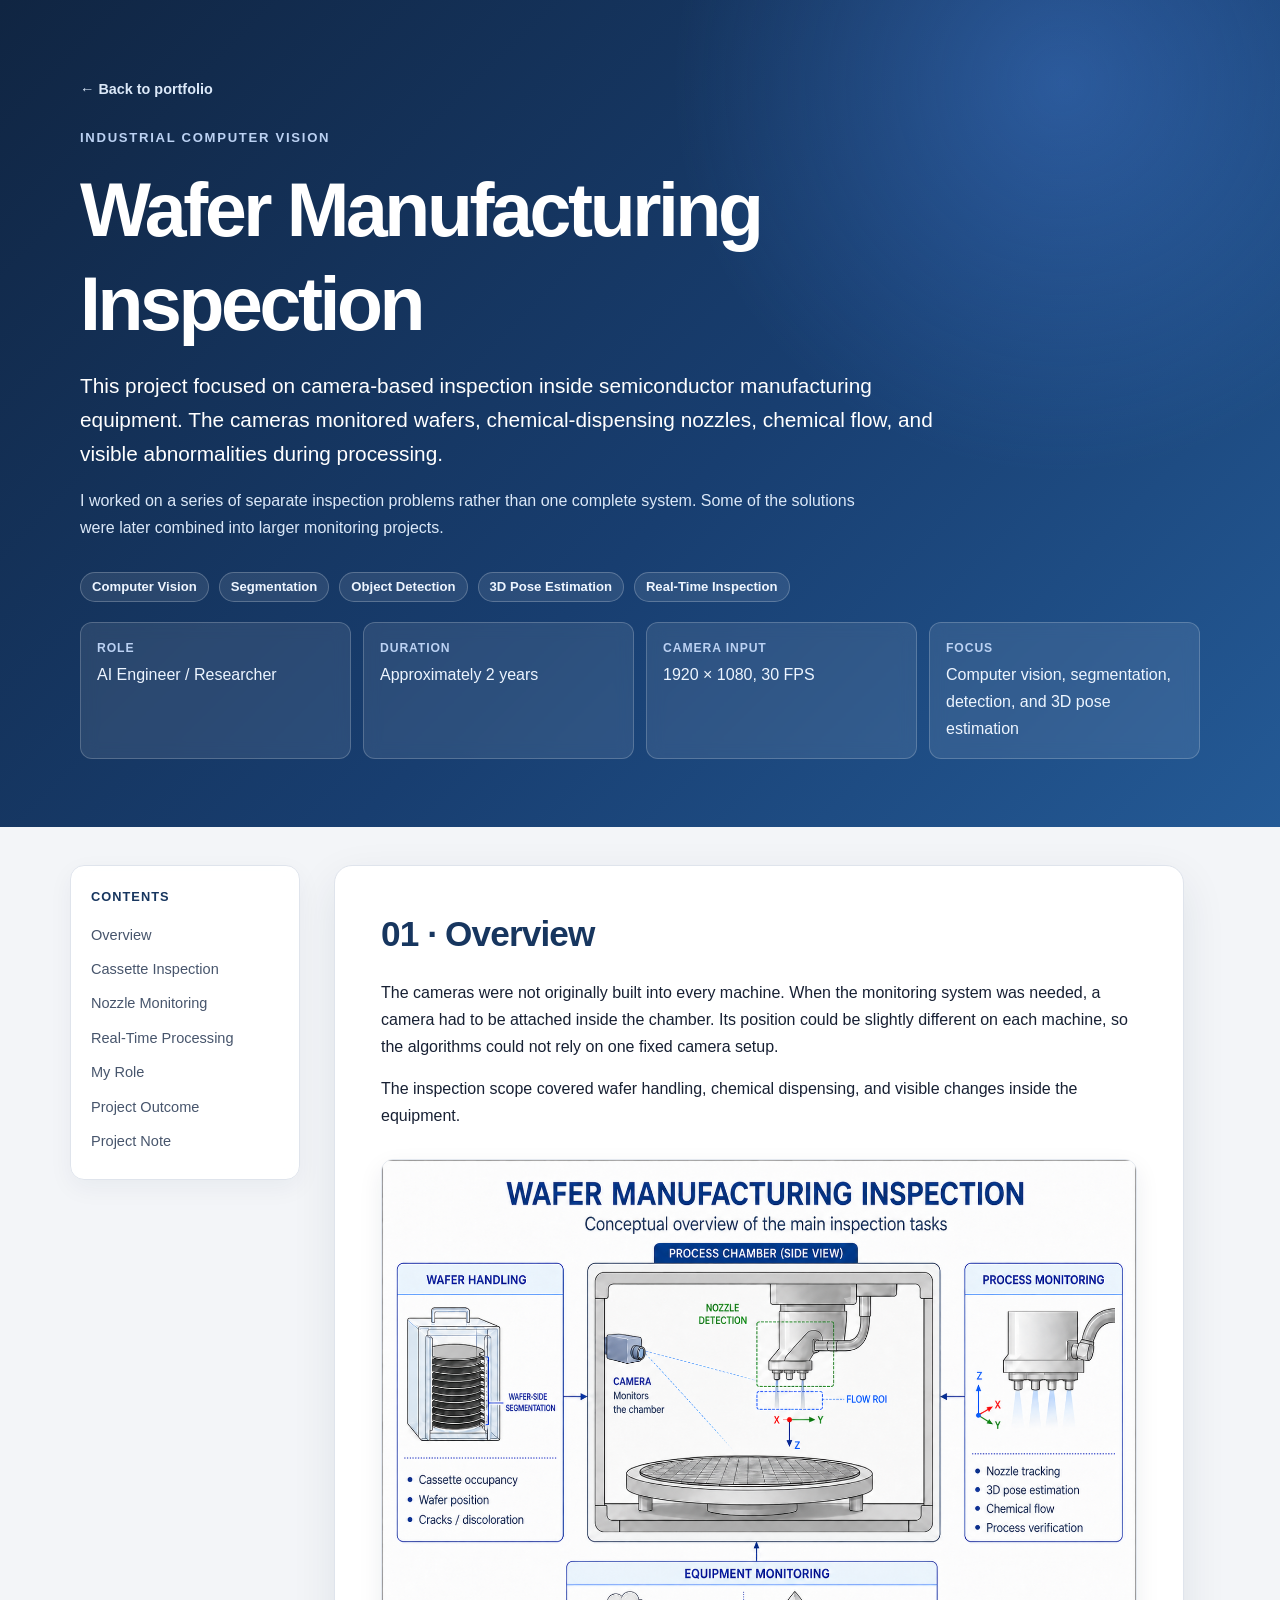
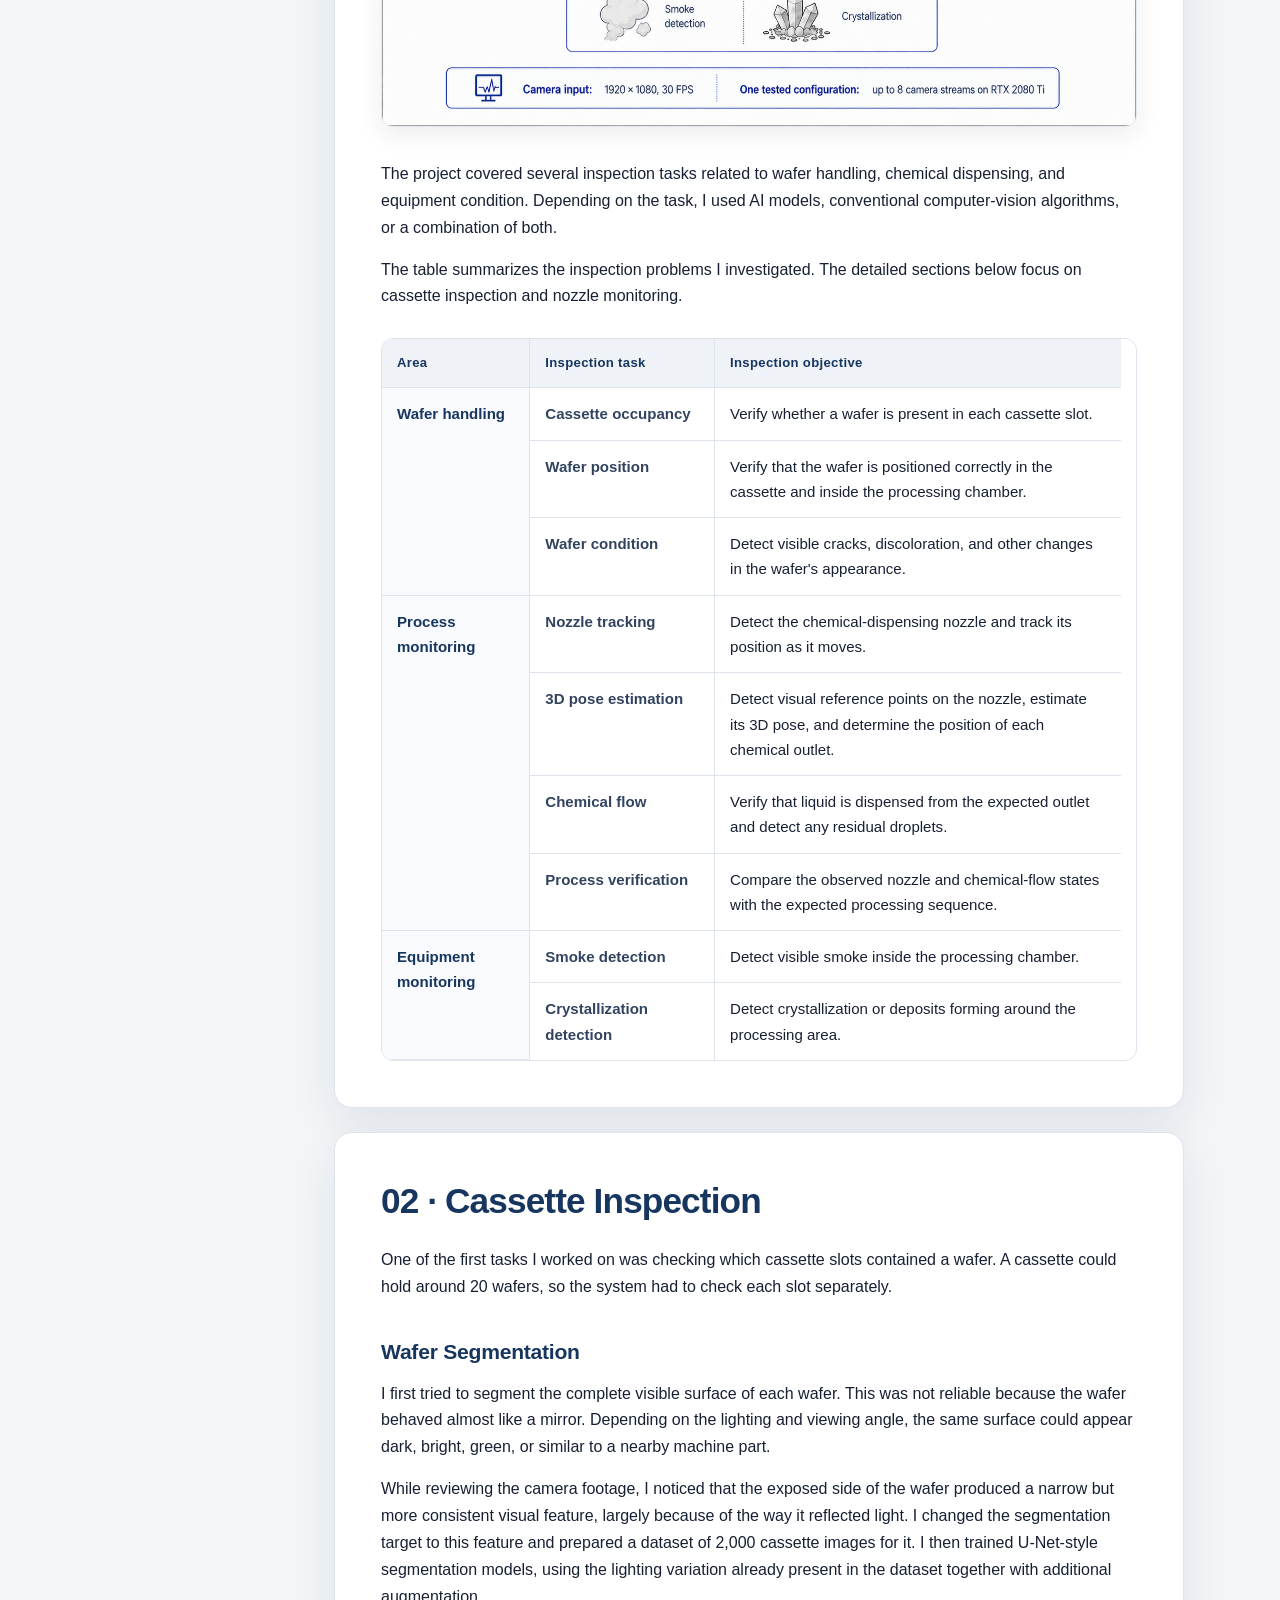
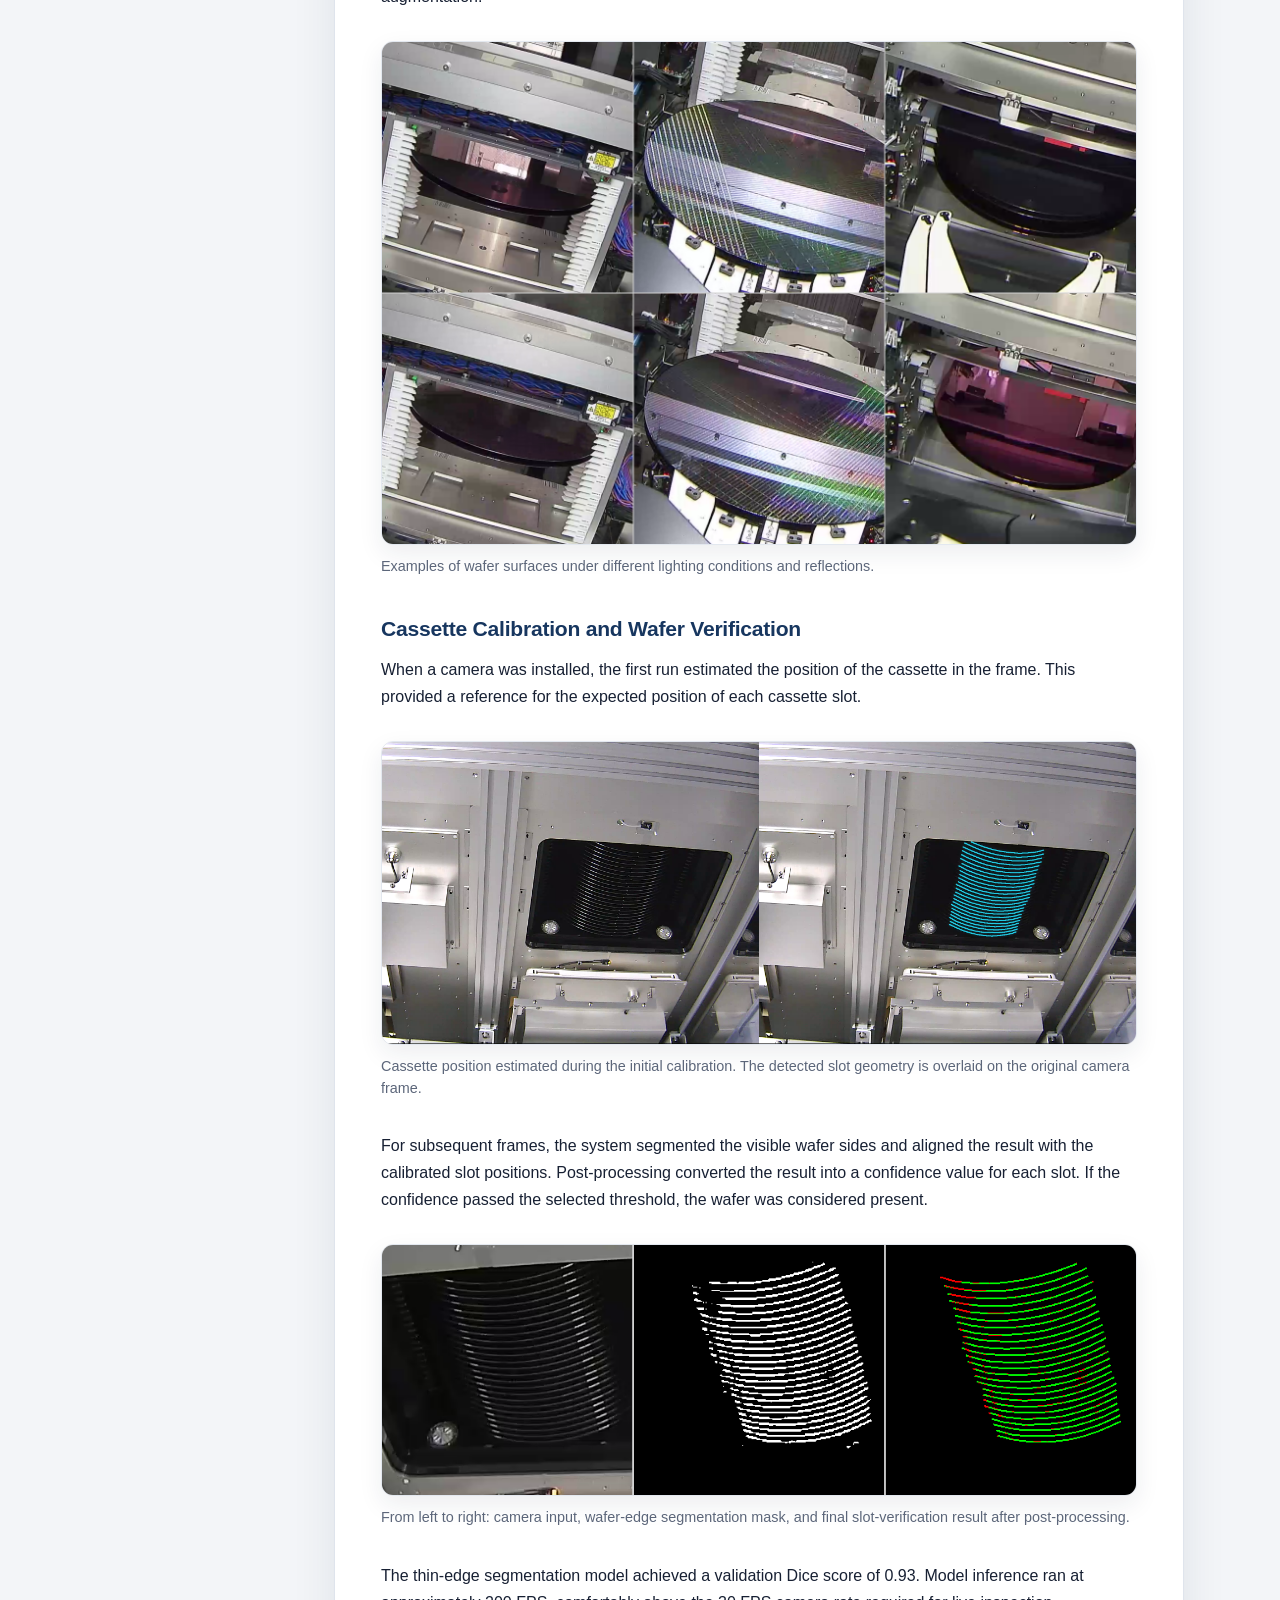
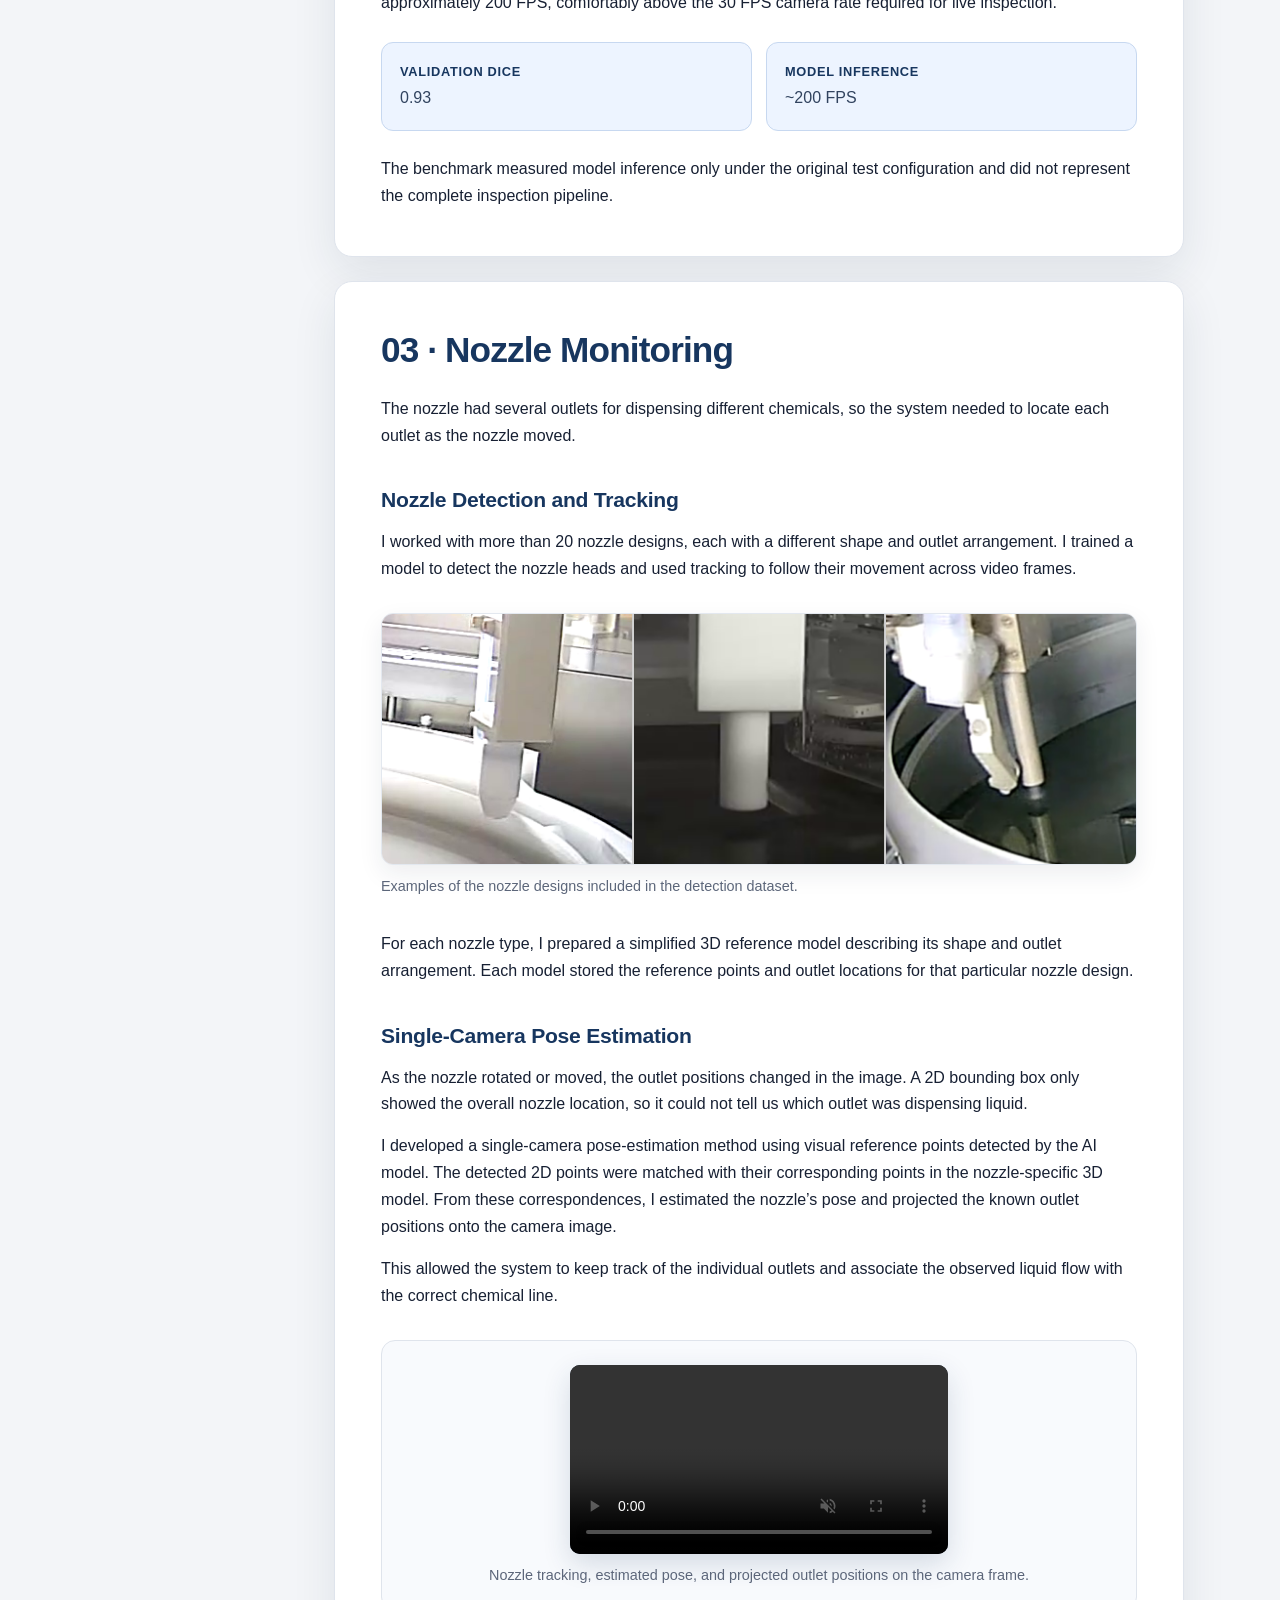
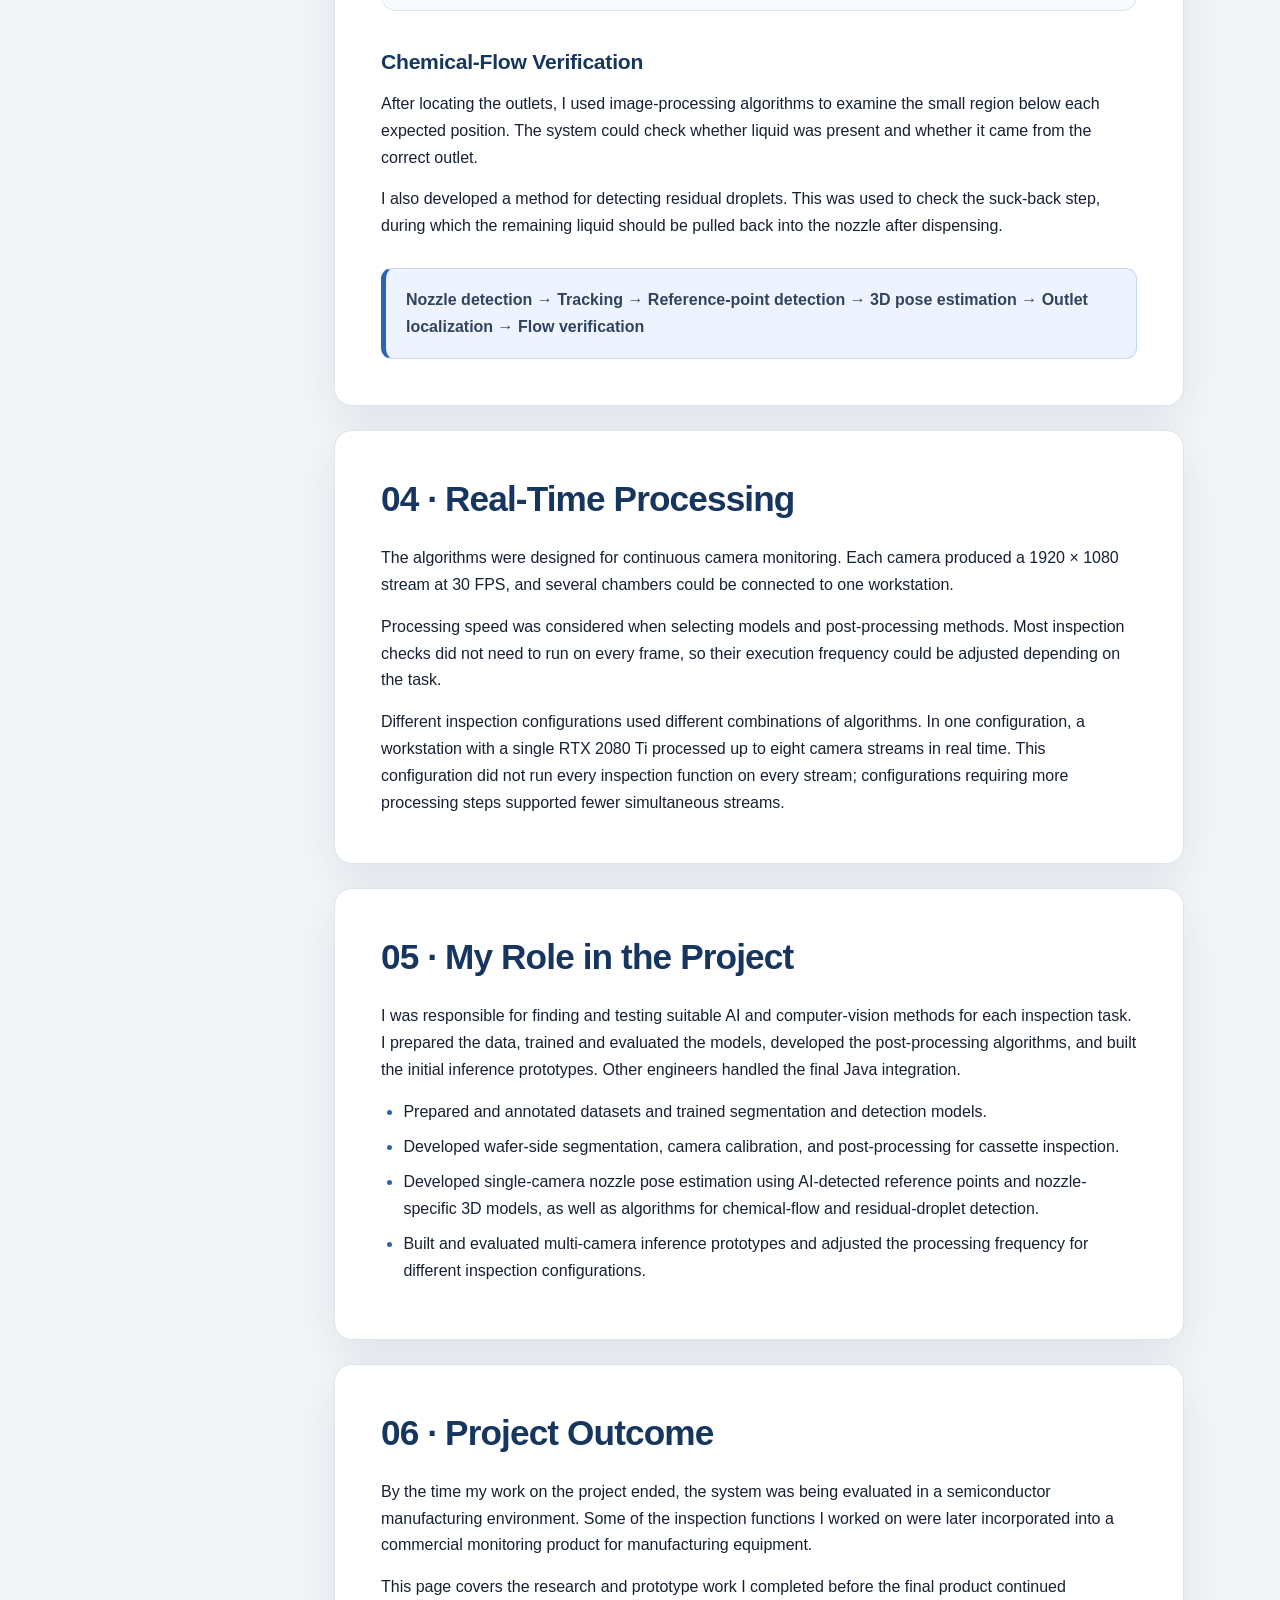
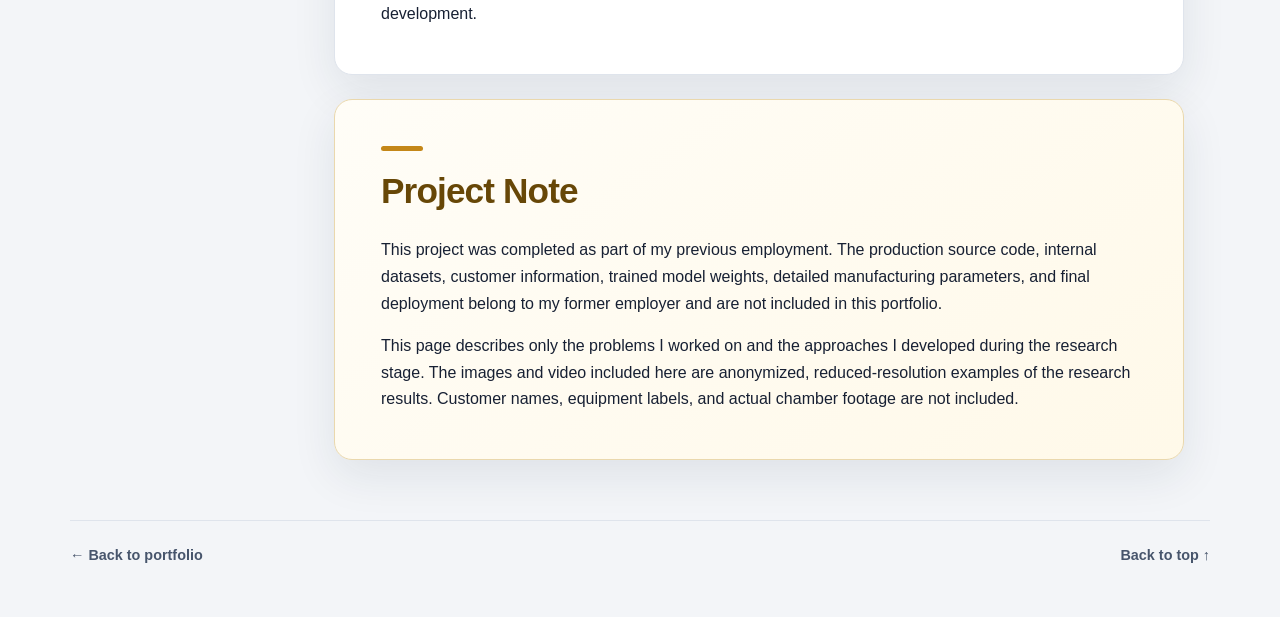
<file: projects/wafer.html>
<!doctype html>
<html lang="en">
<head>
  <meta charset="utf-8">
  <meta name="viewport" content="width=device-width, initial-scale=1">
  <meta name="robots" content="noindex, nofollow, noarchive">
  <title>Wafer Manufacturing Inspection</title>
  <link rel="stylesheet" href="../assets/css/wafer.css">
</head>
<body>
  <a class="skip-link" href="#content">Skip to content</a>

  <header class="hero" id="top">
    <div class="hero-inner">
      <a class="portfolio-link" href="../index.html">← Back to portfolio</a>
      <p class="eyebrow">Industrial Computer Vision</p>
      <h1>Wafer Manufacturing Inspection</h1>

      <p class="lede">
        This project focused on camera-based inspection inside semiconductor manufacturing equipment. The cameras monitored wafers, chemical-dispensing nozzles, chemical flow, and visible abnormalities during processing.
      </p>

      <p class="hero-summary">
        I worked on a series of separate inspection problems rather than one complete system. Some of the solutions were later combined into larger monitoring projects.
      </p>

      <div class="hero-tags" aria-label="Project focus">
        <span>Computer Vision</span>
        <span>Segmentation</span>
        <span>Object Detection</span>
        <span>3D Pose Estimation</span>
        <span>Real-Time Inspection</span>
      </div>

      <div class="hero-meta" aria-label="Project details">
        <div><strong>Role</strong>AI Engineer / Researcher</div>
        <div><strong>Duration</strong>Approximately 2 years</div>
        <div><strong>Camera input</strong>1920 × 1080, 30 FPS</div>
        <div><strong>Focus</strong>Computer vision, segmentation, detection, and 3D pose estimation</div>
      </div>
    </div>
  </header>

  <div class="layout">
    <aside class="toc" aria-label="Portfolio contents">
      <strong class="toc-title">Contents</strong>
      <nav>
        <a href="#overview">Overview</a>
        <a href="#cassette-inspection">Cassette Inspection</a>
        <a href="#nozzle-monitoring">Nozzle Monitoring</a>
        <a href="#real-time-processing">Real-Time Processing</a>
        <a href="#role">My Role</a>
        <a href="#outcome">Project Outcome</a>
        <a href="#project-note">Project Note</a>
      </nav>
    </aside>

    <main id="content">
      <section class="case-section" id="overview">
        <h2>01 · Overview</h2>

        <p>
          The cameras were not originally built into every machine. When the monitoring system was needed, a camera had to be attached inside the chamber. Its position could be slightly different on each machine, so the algorithms could not rely on one fixed camera setup.
        </p>

        <p>
          The inspection scope covered wafer handling, chemical dispensing, and visible changes inside the equipment.
        </p>

        <div class="overview-visual">
          <img src="../assets/images/wafer/overview.png" alt="Overview of camera-based inspection tasks for wafer handling, nozzle monitoring, chemical flow, and equipment conditions" width="1448" height="1086" decoding="async">
        </div>

        <p>
          The project covered several inspection tasks related to wafer handling, chemical dispensing, and equipment condition. Depending on the task, I used AI models, conventional computer-vision algorithms, or a combination of both.
        </p>

        <p>
          The table summarizes the inspection problems I investigated. The detailed sections below focus on cassette inspection and nozzle monitoring.
        </p>

        <div class="table-wrap" tabindex="0" role="region" aria-label="Inspection problems table">
          <table class="inspection-table">
            <thead>
              <tr>
                <th>Area</th>
                <th>Inspection task</th>
                <th>Inspection objective</th>
              </tr>
            </thead>
            <tbody>
              <tr>
                <td class="area" rowspan="3">Wafer handling</td>
                <td class="task">Cassette occupancy</td>
                <td>Verify whether a wafer is present in each cassette slot.</td>
              </tr>
              <tr>
                <td class="task">Wafer position</td>
                <td>Verify that the wafer is positioned correctly in the cassette and inside the processing chamber.</td>
              </tr>
              <tr>
                <td class="task">Wafer condition</td>
                <td>Detect visible cracks, discoloration, and other changes in the wafer's appearance.</td>
              </tr>
              <tr>
                <td class="area" rowspan="4">Process monitoring</td>
                <td class="task">Nozzle tracking</td>
                <td>Detect the chemical-dispensing nozzle and track its position as it moves.</td>
              </tr>
              <tr>
                <td class="task">3D pose estimation</td>
                <td>Detect visual reference points on the nozzle, estimate its 3D pose, and determine the position of each chemical outlet.</td>
              </tr>
              <tr>
                <td class="task">Chemical flow</td>
                <td>Verify that liquid is dispensed from the expected outlet and detect any residual droplets.</td>
              </tr>
              <tr>
                <td class="task">Process verification</td>
                <td>Compare the observed nozzle and chemical-flow states with the expected processing sequence.</td>
              </tr>
              <tr>
                <td class="area" rowspan="2">Equipment monitoring</td>
                <td class="task">Smoke detection</td>
                <td>Detect visible smoke inside the processing chamber.</td>
              </tr>
              <tr>
                <td class="task">Crystallization detection</td>
                <td>Detect crystallization or deposits forming around the processing area.</td>
              </tr>
            </tbody>
          </table>
        </div>
      </section>

      <section class="case-section" id="cassette-inspection">
        <h2>02 · Cassette Inspection</h2>

        <p>
          One of the first tasks I worked on was checking which cassette slots contained a wafer. A cassette could hold around 20 wafers, so the system had to check each slot separately.
        </p>

        <h3>Wafer Segmentation</h3>

        <p>
          I first tried to segment the complete visible surface of each wafer. This was not reliable because the wafer behaved almost like a mirror. Depending on the lighting and viewing angle, the same surface could appear dark, bright, green, or similar to a nearby machine part.
        </p>

        <p>
          While reviewing the camera footage, I noticed that the exposed side of the wafer produced a narrow but more consistent visual feature, largely because of the way it reflected light. I changed the segmentation target to this feature and prepared a dataset of 2,000 cassette images for it. I then trained U-Net-style segmentation models, using the lighting variation already present in the dataset together with additional augmentation.
        </p>

        <figure>
          <img src="../assets/images/wafer/cassette_samples.png" alt="Cassette camera samples showing variations in wafer appearance under different lighting conditions and reflections" width="1536" height="1024" loading="lazy" decoding="async">
          <figcaption>
            Examples of wafer surfaces under different lighting conditions and reflections.
          </figcaption>
        </figure>

        <h3>Cassette Calibration and Wafer Verification</h3>

        <p>
          When a camera was installed, the first run estimated the position of the cassette in the frame. This provided a reference for the expected position of each cassette slot.
        </p>

        <figure>
          <img src="../assets/images/wafer/cassette_calibration.png" alt="Cassette position calibration overlaid on the camera frame" width="2700" height="1080" loading="lazy" decoding="async">
          <figcaption>Cassette position estimated during the initial calibration. The detected slot geometry is overlaid on the original camera frame.</figcaption>
        </figure>

        <p>
          For subsequent frames, the system segmented the visible wafer sides and aligned the result with the calibrated slot positions. Post-processing converted the result into a confidence value for each slot. If the confidence passed the selected threshold, the wafer was considered present.
        </p>

        <figure>
          <img src="../assets/images/wafer/cassette_position.png" alt="Camera input, wafer-edge segmentation, and slot-verification result" width="904" height="300" loading="lazy" decoding="async">
          <figcaption>From left to right: camera input, wafer-edge segmentation mask, and final slot-verification result after post-processing.</figcaption>
        </figure>

        <p>
          The thin-edge segmentation model achieved a validation Dice score of 0.93. Model inference ran at approximately 200 FPS, comfortably above the 30 FPS camera rate required for live inspection.
        </p>

        <div class="metric-grid" aria-label="Cassette inspection results">
          <div><strong>Validation Dice</strong>0.93</div>
          <div><strong>Model inference</strong>~200 FPS</div>
        </div>

        <p>
          The benchmark measured model inference only under the original test configuration and did not represent the complete inspection pipeline.
        </p>
      </section>

      <section class="case-section" id="nozzle-monitoring">
        <h2>03 · Nozzle Monitoring</h2>

        <p>
          The nozzle had several outlets for dispensing different chemicals, so the system needed to locate each outlet as the nozzle moved.
        </p>

        <h3>Nozzle Detection and Tracking</h3>

        <p>
          I worked with more than 20 nozzle designs, each with a different shape and outlet arrangement. I trained a model to detect the nozzle heads and used tracking to follow their movement across video frames.
        </p>

        <figure>
          <img src="../assets/images/wafer/nozzle_samples.png" alt="Examples of different chemical-dispensing nozzle designs" width="772" height="256" loading="lazy" decoding="async">
          <figcaption>Examples of the nozzle designs included in the detection dataset.</figcaption>
        </figure>

        <p>
          For each nozzle type, I prepared a simplified 3D reference model describing its shape and outlet arrangement. Each model stored the reference points and outlet locations for that particular nozzle design.
        </p>

        <h3>Single-Camera Pose Estimation</h3>

        <p>
          As the nozzle rotated or moved, the outlet positions changed in the image. A 2D bounding box only showed the overall nozzle location, so it could not tell us which outlet was dispensing liquid.
        </p>

        <p>
          I developed a single-camera pose-estimation method using visual reference points detected by the AI model. The detected 2D points were matched with their corresponding points in the nozzle-specific 3D model. From these correspondences, I estimated the nozzle’s pose and projected the known outlet positions onto the camera image.
        </p>

        <p>
          This allowed the system to keep track of the individual outlets and associate the observed liquid flow with the correct chemical line.
        </p>

        <figure class="video-figure">
          <video controls muted loop playsinline preload="metadata">
            <source src="../assets/video/wafer/nozzle_detection.mp4" type="video/mp4">
            Your browser does not support embedded video.
          </video>
          <figcaption>
            Nozzle tracking, estimated pose, and projected outlet positions on the camera frame.
          </figcaption>
        </figure>

        <h3>Chemical-Flow Verification</h3>

        <p>
          After locating the outlets, I used image-processing algorithms to examine the small region below each expected position. The system could check whether liquid was present and whether it came from the correct outlet.
        </p>

        <p>
          I also developed a method for detecting residual droplets. This was used to check the suck-back step, during which the remaining liquid should be pulled back into the nozzle after dispensing.
        </p>

        <p class="pipeline">Nozzle detection → Tracking → Reference-point detection → 3D pose estimation → Outlet localization → Flow verification</p>
      </section>

      <section class="case-section" id="real-time-processing">
        <h2>04 · Real-Time Processing</h2>

        <p>
          The algorithms were designed for continuous camera monitoring. Each camera produced a 1920 × 1080 stream at 30 FPS, and several chambers could be connected to one workstation.
        </p>

        <p>
          Processing speed was considered when selecting models and post-processing methods. Most inspection checks did not need to run on every frame, so their execution frequency could be adjusted depending on the task.
        </p>

        <p>
          Different inspection configurations used different combinations of algorithms. In one configuration, a workstation with a single RTX 2080 Ti processed up to eight camera streams in real time. This configuration did not run every inspection function on every stream; configurations requiring more processing steps supported fewer simultaneous streams.
        </p>
      </section>

      <section class="case-section" id="role">
        <h2>05 · My Role in the Project</h2>

        <p>
          I was responsible for finding and testing suitable AI and computer-vision methods for each inspection task. I prepared the data, trained and evaluated the models, developed the post-processing algorithms, and built the initial inference prototypes. Other engineers handled the final Java integration.
        </p>

        <ul>
          <li>Prepared and annotated datasets and trained segmentation and detection models.</li>
          <li>Developed wafer-side segmentation, camera calibration, and post-processing for cassette inspection.</li>
          <li>Developed single-camera nozzle pose estimation using AI-detected reference points and nozzle-specific 3D models, as well as algorithms for chemical-flow and residual-droplet detection.</li>
          <li>Built and evaluated multi-camera inference prototypes and adjusted the processing frequency for different inspection configurations.</li>
        </ul>
      </section>

      <section class="case-section" id="outcome">
        <h2>06 · Project Outcome</h2>

        <p>
          By the time my work on the project ended, the system was being evaluated in a semiconductor manufacturing environment. Some of the inspection functions I worked on were later incorporated into a commercial monitoring product for manufacturing equipment.
        </p>

        <p>
          This page covers the research and prototype work I completed before the final product continued development.
        </p>
      </section>

      <section class="case-section project-note" id="project-note">
        <h2>Project Note</h2>

        <p>
          This project was completed as part of my previous employment. The production source code, internal datasets, customer information, trained model weights, detailed manufacturing parameters, and final deployment belong to my former employer and are not included in this portfolio.
        </p>

        <p>
          This page describes only the problems I worked on and the approaches I developed during the research stage. The images and video included here are anonymized, reduced-resolution examples of the research results. Customer names, equipment labels, and actual chamber footage are not included.
        </p>
      </section>
    </main>
  </div>

  <footer class="page-footer">
    <a href="../index.html">← Back to portfolio</a>
    <a href="#top" aria-label="Back to top">Back to top ↑</a>
  </footer>
</body>
</html>
</file>
<file: assets/css/toontra.css>
:root {
  color-scheme: light;
  --ink: #172033;
  --muted: #5c667a;
  --line: #dfe4ec;
  --paper: #ffffff;
  --page: #f3f5f8;
  --navy: #17365f;
  --blue: #2c62b7;
  --blue-soft: #edf4ff;
  --green: #176b50;
  --green-soft: #eaf7f1;
  --amber: #895a07;
  --amber-soft: #fff6de;
  --shadow: 0 16px 45px rgba(27, 42, 70, 0.09);
}

* {
  box-sizing: border-box;
}

html {
  scroll-behavior: smooth;
}

body {
  margin: 0;
  color: var(--ink);
  background: var(--page);
  font: 16px/1.68 -apple-system, BlinkMacSystemFont, "Segoe UI", Roboto, Helvetica, Arial, sans-serif;
  -webkit-font-smoothing: antialiased;
}

a {
  color: var(--blue);
  text-underline-offset: 0.17em;
}

a:hover {
  color: #194c9b;
}

a:focus-visible {
  border-radius: 3px;
  outline: 3px solid #78aaf4;
  outline-offset: 3px;
}

h1,
h2,
h3 {
  color: var(--navy);
  line-height: 1.25;
  text-wrap: balance;
}

h1 {
  max-width: 920px;
  margin: 14px 0 18px;
  font-size: clamp(2.35rem, 6vw, 4.7rem);
  letter-spacing: -0.045em;
}

h2 {
  margin: 0 0 22px;
  font-size: clamp(1.7rem, 3.2vw, 2.3rem);
  letter-spacing: -0.028em;
}

h3 {
  margin: 36px 0 12px;
  font-size: 1.34rem;
  letter-spacing: -0.014em;
}

p {
  margin: 14px 0;
}

ul,
ol {
  margin: 14px 0;
  padding-left: 1.45rem;
}

li {
  margin: 8px 0;
}

.skip-link {
  position: fixed;
  z-index: 100;
  top: 12px;
  left: 12px;
  padding: 9px 13px;
  border-radius: 8px;
  background: #fff;
  color: var(--navy);
  font-weight: 750;
  transform: translateY(-160%);
  transition: transform 160ms ease;
}

.skip-link:focus {
  transform: translateY(0);
}

code {
  padding: 0.12em 0.38em;
  border: 1px solid #dae0e9;
  border-radius: 5px;
  background: #f5f7fa;
  color: #263955;
  font-size: 0.91em;
}

pre {
  margin: 24px 0;
  padding: 20px;
  overflow-x: auto;
  border: 1px solid #d8e0eb;
  border-radius: 12px;
  background: #f5f7fa;
  color: #263955;
  font: 0.92rem/1.65 ui-monospace, SFMono-Regular, Menlo, Consolas, "Liberation Mono", monospace;
  white-space: pre-wrap;
  overflow-wrap: anywhere;
}

.hero {
  padding: 76px 24px 68px;
  color: #fff;
  background:
    radial-gradient(circle at 83% 10%, rgba(82, 147, 244, 0.32), transparent 30%),
    linear-gradient(135deg, #102542 0%, #183e70 56%, #245a96 100%);
}

.hero-inner {
  width: min(1120px, 100%);
  margin: 0 auto;
}

.portfolio-link {
  display: inline-flex;
  align-items: center;
  margin-bottom: 26px;
  color: #dbe8f8;
  font-size: 0.9rem;
  font-weight: 700;
  text-decoration: none;
  -webkit-user-select: none;
  user-select: none;
}

.portfolio-link:hover {
  color: #fff;
  text-decoration: underline;
  text-underline-offset: 0.2em;
}

.eyebrow {
  margin: 0;
  color: #bcd2f3;
  font-size: 0.82rem;
  font-weight: 750;
  letter-spacing: 0.13em;
  text-transform: uppercase;
}

.hero h1,
.hero .lede {
  color: #fff;
}

.lede {
  max-width: 880px;
  margin: 0;
  font-size: clamp(1.08rem, 2vw, 1.3rem);
  line-height: 1.62;
}

.hero-tags {
  display: flex;
  flex-wrap: wrap;
  gap: 10px;
  margin-top: 30px;
}

.hero-tags span {
  display: inline-flex;
  align-items: center;
  min-height: 30px;
  padding: 5px 11px;
  border: 1px solid rgba(255, 255, 255, 0.22);
  border-radius: 999px;
  background: rgba(255, 255, 255, 0.09);
  color: #edf5ff;
  font-size: 0.82rem;
  font-weight: 700;
  line-height: 1.25;
}

.hero-meta {
  display: grid;
  grid-template-columns: repeat(4, minmax(0, 1fr));
  gap: 12px;
  margin-top: 18px;
}

.hero-meta > div {
  min-width: 0;
  padding: 15px 16px;
  border: 1px solid rgba(255, 255, 255, 0.2);
  border-radius: 12px;
  background: rgba(255, 255, 255, 0.09);
  color: #edf5ff;
  backdrop-filter: blur(8px);
}

.hero-meta strong {
  display: block;
  margin-bottom: 4px;
  color: #bcd2f3;
  font-size: 0.76rem;
  letter-spacing: 0.075em;
  text-transform: uppercase;
}

.layout {
  display: grid;
  grid-template-columns: 230px minmax(0, 850px);
  gap: 34px;
  align-items: start;
  width: min(1140px, calc(100% - 40px));
  margin: 38px auto 36px;
}

.toc {
  position: sticky;
  top: 20px;
  padding: 20px;
  border: 1px solid var(--line);
  border-radius: 14px;
  background: rgba(255, 255, 255, 0.93);
  box-shadow: 0 8px 24px rgba(27, 42, 70, 0.05);
  backdrop-filter: blur(8px);
}

.toc strong {
  display: block;
  margin-bottom: 10px;
  color: var(--navy);
  font-size: 0.8rem;
  letter-spacing: 0.08em;
  text-transform: uppercase;
}

.toc a {
  display: block;
  padding: 6px 0;
  color: #47556c;
  font-size: 0.91rem;
  line-height: 1.35;
  text-decoration: none;
}

.toc a:hover {
  color: var(--blue);
}

main {
  min-width: 0;
}

section {
  margin-bottom: 24px;
  padding: clamp(25px, 5vw, 46px);
  border: 1px solid var(--line);
  border-radius: 18px;
  background: var(--paper);
  box-shadow: var(--shadow);
  scroll-margin-top: 24px;
}

.section-kicker {
  margin: 0 0 5px;
  color: var(--blue);
  font-size: 0.78rem;
  font-weight: 800;
  letter-spacing: 0.1em;
  text-transform: uppercase;
}

.implementation-note {
  margin: 24px 0;
  padding: 20px 22px;
  border: 1px solid #c7d8f0;
  border-left: 5px solid var(--blue);
  border-radius: 12px;
  background: var(--blue-soft);
  color: #324763;
}

.implementation-note strong {
  color: var(--navy);
  font-size: 1.05rem;
}

.implementation-note p:last-child {
  margin-bottom: 0;
}

figure {
  margin: 30px 0;
  padding: 12px;
  border: 1px solid var(--line);
  border-radius: 14px;
  background: #f8fafd;
  text-align: center;
}

figure img {
  display: block;
  width: auto;
  max-width: 100%;
  height: auto;
  margin: 0 auto;
  border-radius: 9px;
}

figure.portrait img {
  max-height: 720px;
}

figcaption {
  margin: 11px 6px 2px;
  color: var(--muted);
  font-size: 0.89rem;
  font-style: italic;
  line-height: 1.5;
}

.page-footer {
  display: flex;
  gap: 20px;
  align-items: center;
  justify-content: space-between;
  width: min(1140px, calc(100% - 40px));
  margin: 0 auto;
  padding: 22px 0 50px;
  border-top: 1px solid var(--line);
}

.page-footer a {
  color: #47556c;
  font-size: 0.9rem;
  font-weight: 700;
  text-decoration: none;
  -webkit-user-select: none;
  user-select: none;
}

.page-footer a:hover {
  color: var(--blue);
  text-decoration: underline;
  text-underline-offset: 0.2em;
}

@media (max-width: 900px) {
  .hero-meta {
    grid-template-columns: repeat(2, minmax(0, 1fr));
  }

  .layout {
    display: block;
  }

  .toc {
    position: static;
    margin-bottom: 24px;
  }

  .toc nav {
    display: grid;
    grid-template-columns: repeat(2, minmax(0, 1fr));
    gap: 2px 18px;
  }
}

@media (max-width: 620px) {
  .hero {
    padding: 50px 20px 46px;
  }

  .layout,
  .page-footer {
    width: min(100% - 24px, 850px);
  }

  .layout {
    margin-top: 20px;
  }

  section {
    border-radius: 14px;
  }

  .hero-meta,
  .toc nav {
    grid-template-columns: 1fr;
  }

  figure {
    margin: 24px 0;
    padding: 8px;
  }

  figure.portrait img {
    max-height: 620px;
  }
}

@media (prefers-reduced-motion: reduce) {
  html {
    scroll-behavior: auto;
  }

  .skip-link {
    transition: none;
  }
}

@media print {
  @page {
    margin: 14mm;
  }

  body {
    background: #fff;
    font-size: 11pt;
  }

  .hero {
    padding: 35px 0;
    background: #17365f;
    print-color-adjust: exact;
    -webkit-print-color-adjust: exact;
  }

  .layout {
    display: block;
    width: 100%;
    margin: 20px 0;
  }

  .skip-link,
  .portfolio-link,
  .toc,
  .page-footer {
    display: none;
  }

  section {
    padding: 24px 0;
    border: 0;
    border-bottom: 1px solid var(--line);
    border-radius: 0;
    box-shadow: none;
  }

  h2,
  h3,
  figure {
    break-inside: avoid;
  }

  a {
    color: inherit;
  }
}
</file>
<file: assets/css/wafer.css>
:root {
  color-scheme: light;
  --ink: #172033;
  --muted: #5c667a;
  --line: #dfe4ec;
  --paper: #ffffff;
  --page: #f3f5f8;
  --navy: #17365f;
  --blue: #2c62b7;
  --blue-soft: #edf4ff;
  --green: #176b50;
  --green-soft: #eaf7f1;
  --amber: #895a07;
  --amber-soft: #fff6de;
  --shadow: 0 16px 45px rgba(27, 42, 70, 0.09);
}

* {
  box-sizing: border-box;
}

html {
  scroll-behavior: smooth;
}

body {
  margin: 0;
  color: var(--ink);
  background: var(--page);
  font: 16px/1.68 -apple-system, BlinkMacSystemFont, "Segoe UI", Roboto, Helvetica, Arial, sans-serif;
  -webkit-font-smoothing: antialiased;
}

a {
  color: var(--blue);
  text-underline-offset: 0.17em;
}

a:focus-visible,
video:focus-visible,
[tabindex]:focus-visible {
  outline: 3px solid #f0b44d;
  outline-offset: 4px;
}

h1,
h2,
h3 {
  color: var(--navy);
  line-height: 1.25;
  text-wrap: balance;
}

h1 {
  max-width: 880px;
  margin: 14px 0 18px;
  font-size: clamp(2.4rem, 6vw, 4.7rem);
  letter-spacing: -0.045em;
}

h2 {
  margin: 0 0 24px;
  font-size: clamp(1.65rem, 3.2vw, 2.2rem);
  letter-spacing: -0.025em;
}

h3 {
  margin: 38px 0 12px;
  font-size: 1.32rem;
  letter-spacing: -0.012em;
}

p {
  margin: 15px 0;
}

ul {
  margin: 16px 0;
  padding-left: 1.4rem;
}

li {
  margin: 8px 0;
}

.skip-link {
  position: fixed;
  z-index: 100;
  top: 12px;
  left: 12px;
  padding: 9px 13px;
  border-radius: 8px;
  background: #fff;
  color: var(--navy);
  font-weight: 750;
  transform: translateY(-160%);
  transition: transform 160ms ease;
}

.skip-link:focus {
  transform: translateY(0);
}

.hero {
  padding: 76px 24px 68px;
  color: #fff;
  background:
    radial-gradient(circle at 83% 10%, rgba(82, 147, 244, 0.34), transparent 30%),
    linear-gradient(135deg, #102542 0%, #183e70 56%, #245a96 100%);
}

.hero-inner {
  width: min(1120px, 100%);
  margin: 0 auto;
}

.portfolio-link {
  display: inline-flex;
  align-items: center;
  margin-bottom: 26px;
  color: #dbe8f8;
  font-size: 0.9rem;
  font-weight: 700;
  text-decoration: none;
  -webkit-user-select: none;
  user-select: none;
}

.portfolio-link:hover {
  color: #fff;
  text-decoration: underline;
  text-underline-offset: 0.2em;
}

.eyebrow {
  margin: 0;
  color: #bcd2f3;
  font-size: 0.82rem;
  font-weight: 750;
  letter-spacing: 0.13em;
  text-transform: uppercase;
}

.hero h1,
.hero .lede {
  color: #fff;
}

.lede {
  max-width: 860px;
  margin: 0;
  font-size: clamp(1.08rem, 2vw, 1.3rem);
  line-height: 1.62;
}

.hero-summary {
  max-width: 780px;
  margin: 18px 0 0;
  color: #dbe8f8;
}

.hero-tags {
  display: flex;
  flex-wrap: wrap;
  gap: 10px;
  margin-top: 30px;
}

.hero-tags span {
  display: inline-flex;
  align-items: center;
  min-height: 30px;
  padding: 5px 11px;
  border: 1px solid rgba(255, 255, 255, 0.22);
  border-radius: 999px;
  background: rgba(255, 255, 255, 0.09);
  color: #edf5ff;
  font-size: 0.82rem;
  font-weight: 700;
  line-height: 1.25;
}

.hero-meta {
  display: grid;
  grid-template-columns: repeat(4, minmax(0, 1fr));
  gap: 12px;
  margin-top: 20px;
}

.hero-meta > div {
  min-width: 0;
  padding: 15px 16px;
  border: 1px solid rgba(255, 255, 255, 0.2);
  border-radius: 12px;
  background: rgba(255, 255, 255, 0.09);
  color: #edf5ff;
  backdrop-filter: blur(8px);
}

.hero-meta strong {
  display: block;
  margin-bottom: 4px;
  color: #bcd2f3;
  font-size: 0.76rem;
  letter-spacing: 0.075em;
  text-transform: uppercase;
}

.layout {
  display: grid;
  grid-template-columns: 230px minmax(0, 850px);
  gap: 34px;
  align-items: start;
  width: min(1140px, calc(100% - 40px));
  margin: 38px auto 36px;
}

.toc {
  position: sticky;
  top: 20px;
  padding: 20px;
  border: 1px solid var(--line);
  border-radius: 14px;
  background: rgba(255, 255, 255, 0.93);
  box-shadow: 0 8px 24px rgba(27, 42, 70, 0.05);
  backdrop-filter: blur(8px);
}

.toc-title {
  display: block;
  margin-bottom: 10px;
  color: var(--navy);
  font-size: 0.8rem;
  letter-spacing: 0.08em;
  text-transform: uppercase;
}

.toc a {
  display: block;
  padding: 5px 0;
  color: #47556c;
  font-size: 0.91rem;
  text-decoration: none;
}

.toc a:hover {
  color: var(--blue);
}

main {
  min-width: 0;
}

.case-section {
  margin-bottom: 24px;
  padding: clamp(25px, 5vw, 46px);
  border: 1px solid var(--line);
  border-radius: 18px;
  background: var(--paper);
  box-shadow: var(--shadow);
  scroll-margin-top: 24px;
}

.case-section > :first-child {
  margin-top: 0;
}

.case-section > :last-child {
  margin-bottom: 0;
}

figure,
.overview-visual {
  margin: 30px 0 34px;
}

figure img,
.overview-visual img {
  display: block;
  width: 100%;
  max-width: 100%;
  height: auto;
  border: 1px solid #e3e8ef;
  border-radius: 12px;
  background: #f8fafd;
  box-shadow: 0 9px 25px rgba(27, 42, 70, 0.08);
}

figcaption {
  margin-top: 0.7rem;
  color: var(--muted);
  font-size: 0.9rem;
  line-height: 1.5;
}

.video-figure {
  padding: 24px;
  border: 1px solid var(--line);
  border-radius: 14px;
  background: #f8fafd;
}

video {
  display: block;
  width: 100%;
  max-width: 378px;
  height: auto;
  margin: 0 auto;
  border-radius: 10px;
  background: #0d1727;
  box-shadow: 0 10px 28px rgba(23, 54, 95, 0.16);
}

.video-figure figcaption {
  max-width: 620px;
  margin-right: auto;
  margin-left: auto;
  text-align: center;
}

.table-wrap {
  margin: 28px 0;
  overflow-x: auto;
  border: 1px solid var(--line);
  border-radius: 12px;
  scrollbar-gutter: stable;
  -webkit-overflow-scrolling: touch;
}

.inspection-table {
  width: 100%;
  border-collapse: collapse;
  font-size: 0.94rem;
}

.inspection-table th,
.inspection-table td {
  padding: 13px 15px;
  border-right: 1px solid var(--line);
  border-bottom: 1px solid var(--line);
  text-align: left;
  vertical-align: top;
}

.inspection-table th:last-child,
.inspection-table td:last-child {
  border-right: 0;
}

.inspection-table tr:last-child td {
  border-bottom: 0;
}

.inspection-table th {
  background: #eff3f8;
  color: var(--navy);
  font-size: 0.82rem;
  letter-spacing: 0.025em;
}

.inspection-table .area {
  width: 20%;
  background: #f8fafd;
  color: var(--navy);
  font-weight: 700;
}

.inspection-table .task {
  width: 25%;
  color: #31435f;
  font-weight: 700;
}

.inspection-table tbody tr:hover td {
  background: #f8fbff;
}

.inspection-table tbody tr:hover .area {
  background: var(--blue-soft);
}

.metric-grid {
  display: grid;
  grid-template-columns: repeat(2, minmax(0, 1fr));
  gap: 14px;
  margin: 25px 0;
}

.metric-grid > div {
  padding: 18px;
  border: 1px solid #c7d8f0;
  border-radius: 12px;
  background: var(--blue-soft);
  color: #31435f;
}

.metric-grid strong {
  display: block;
  margin-bottom: 3px;
  color: var(--navy);
  font-size: 0.8rem;
  letter-spacing: 0.055em;
  text-transform: uppercase;
}

.pipeline {
  margin: 28px 0 0;
  padding: 18px 20px;
  border: 1px solid #c7d8f0;
  border-left: 5px solid var(--blue);
  border-radius: 11px;
  background: var(--blue-soft);
  color: #31435f;
  font-weight: 700;
  line-height: 1.65;
}

#role li::marker {
  color: var(--blue);
}

.project-note {
  border-color: #ead8ad;
  background: linear-gradient(145deg, #fffdf7, #fff9e9);
}

.project-note h2 {
  color: #674707;
}

.project-note::before {
  display: block;
  width: 42px;
  height: 5px;
  margin-bottom: 18px;
  border-radius: 999px;
  background: #c48718;
  content: "";
}

.page-footer {
  display: flex;
  gap: 20px;
  align-items: center;
  justify-content: space-between;
  width: min(1140px, calc(100% - 40px));
  margin: 0 auto;
  padding: 22px 0 50px;
  border-top: 1px solid var(--line);
}

.page-footer a {
  color: #47556c;
  font-size: 0.9rem;
  font-weight: 700;
  text-decoration: none;
  -webkit-user-select: none;
  user-select: none;
}

.page-footer a:hover {
  color: var(--blue);
  text-decoration: underline;
  text-underline-offset: 0.2em;
}

@media (max-width: 900px) {
  .hero-meta {
    grid-template-columns: repeat(2, minmax(0, 1fr));
  }

  .layout {
    display: block;
  }

  .toc {
    position: static;
    margin-bottom: 24px;
  }

  .toc nav {
    display: grid;
    grid-template-columns: repeat(2, minmax(0, 1fr));
    gap: 2px 15px;
  }
}

@media (max-width: 620px) {
  .hero {
    padding: 50px 20px 46px;
  }

  .hero-meta,
  .metric-grid,
  .toc nav {
    grid-template-columns: 1fr;
  }

  .layout,
  .page-footer {
    width: min(100% - 24px, 850px);
  }

  .layout {
    margin-top: 20px;
  }

  .case-section {
    border-radius: 14px;
  }

  .inspection-table {
    min-width: 700px;
  }

  .video-figure {
    padding: 17px;
  }
}

@media (prefers-reduced-motion: reduce) {
  html {
    scroll-behavior: auto;
  }

  .skip-link {
    transition: none;
  }
}

@media print {
  body {
    background: #fff;
    font-size: 11pt;
  }

  .skip-link,
  .portfolio-link,
  .toc,
  .page-footer {
    display: none;
  }

  .hero {
    padding: 35px 0;
    background: #17365f;
    print-color-adjust: exact;
    -webkit-print-color-adjust: exact;
  }

  .hero-inner,
  .layout {
    width: 100%;
  }

  .layout {
    display: block;
    margin: 20px 0;
  }

  .case-section {
    padding: 28px 0;
    border: 0;
    border-bottom: 1px solid var(--line);
    border-radius: 0;
    box-shadow: none;
  }

  figure,
  .overview-visual,
  .metric-grid,
  .pipeline,
  .table-wrap {
    break-inside: avoid;
  }

  .table-wrap {
    overflow: visible;
  }

  .inspection-table {
    font-size: 8.5pt;
  }

  video {
    box-shadow: none;
  }
}
</file>
